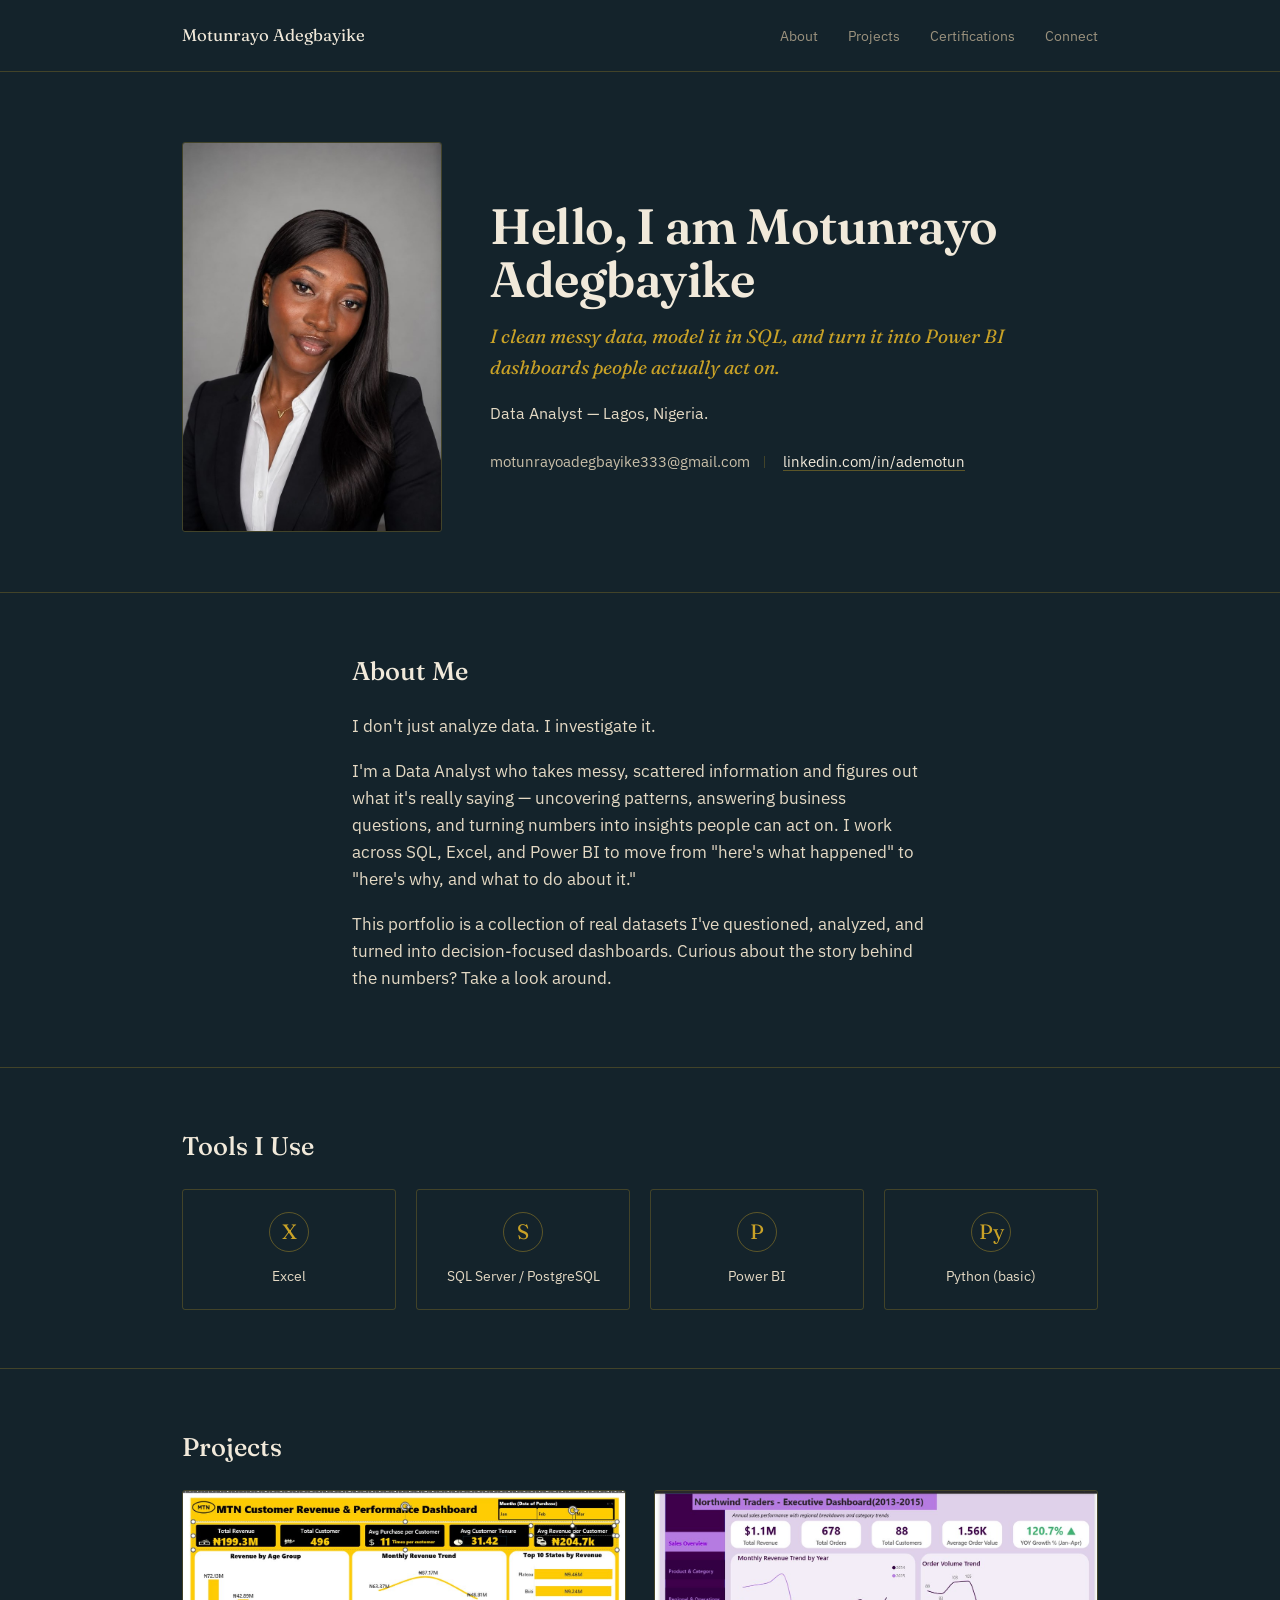
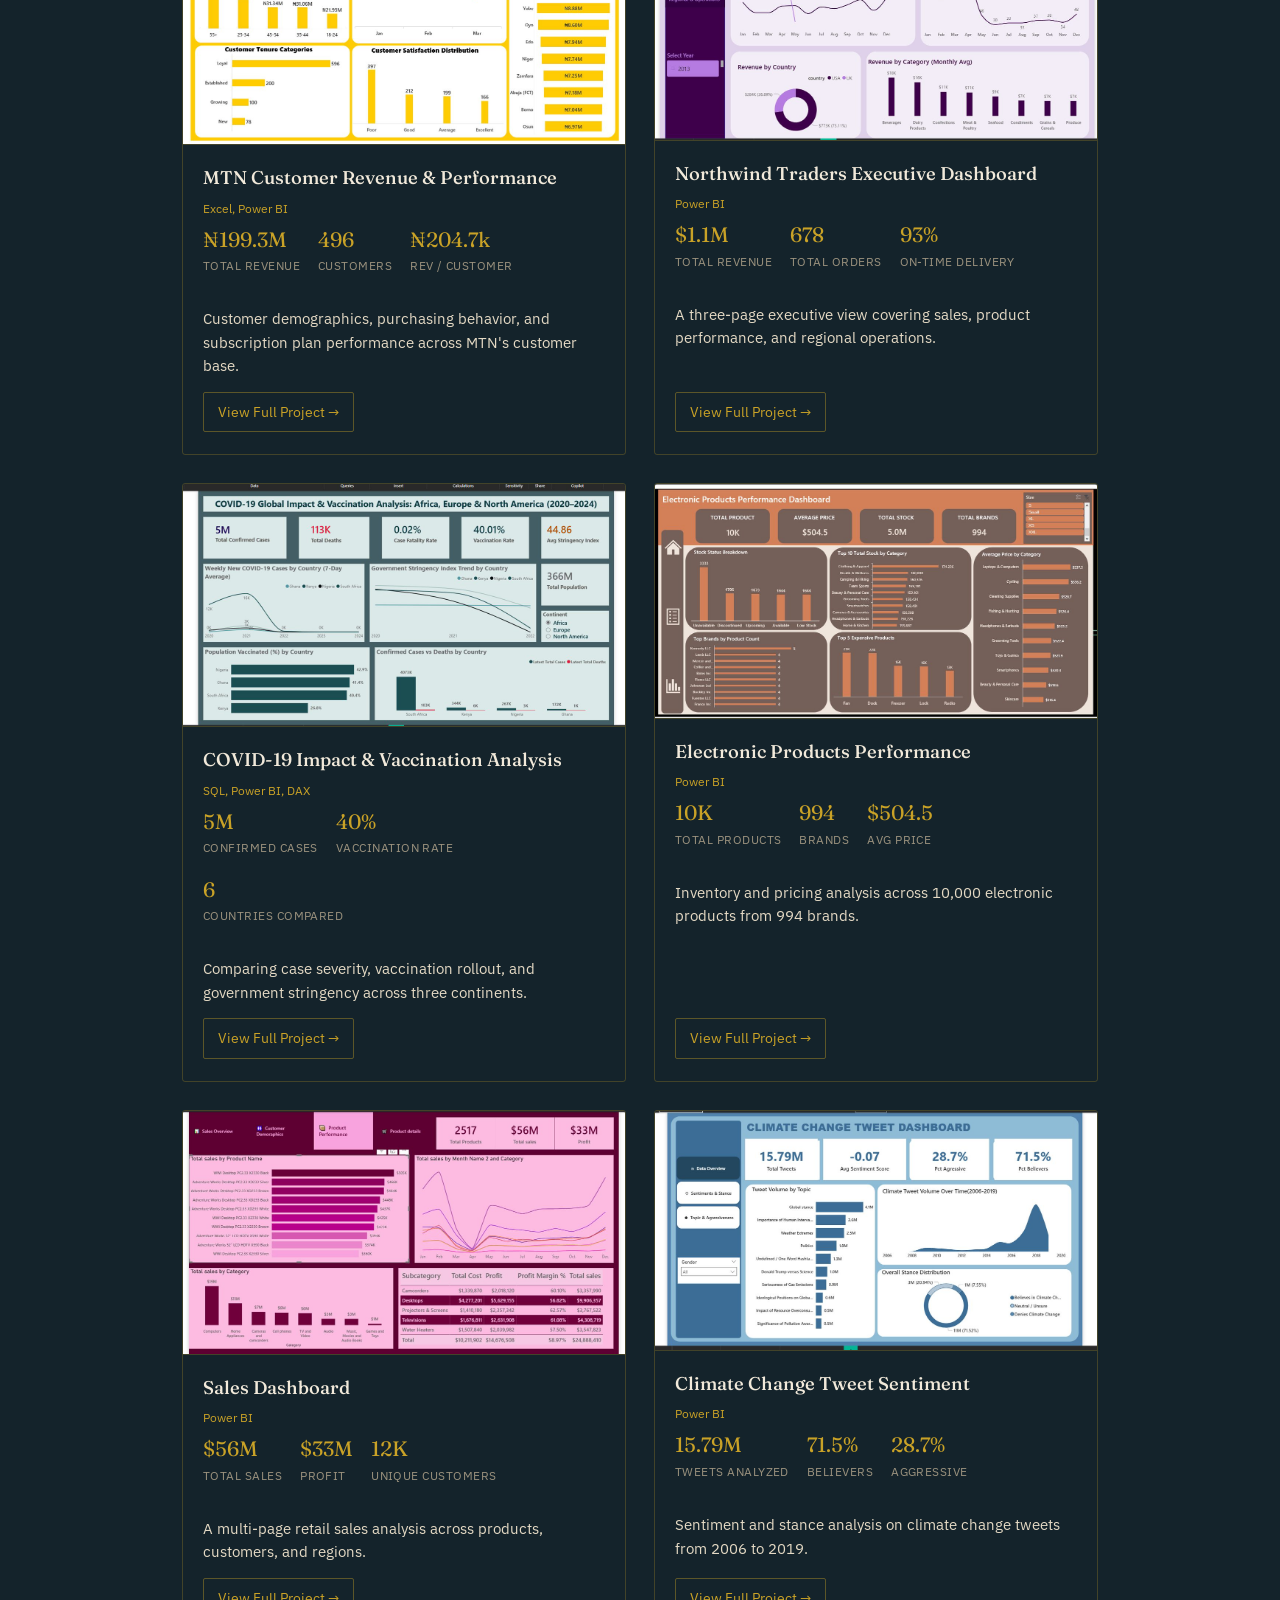
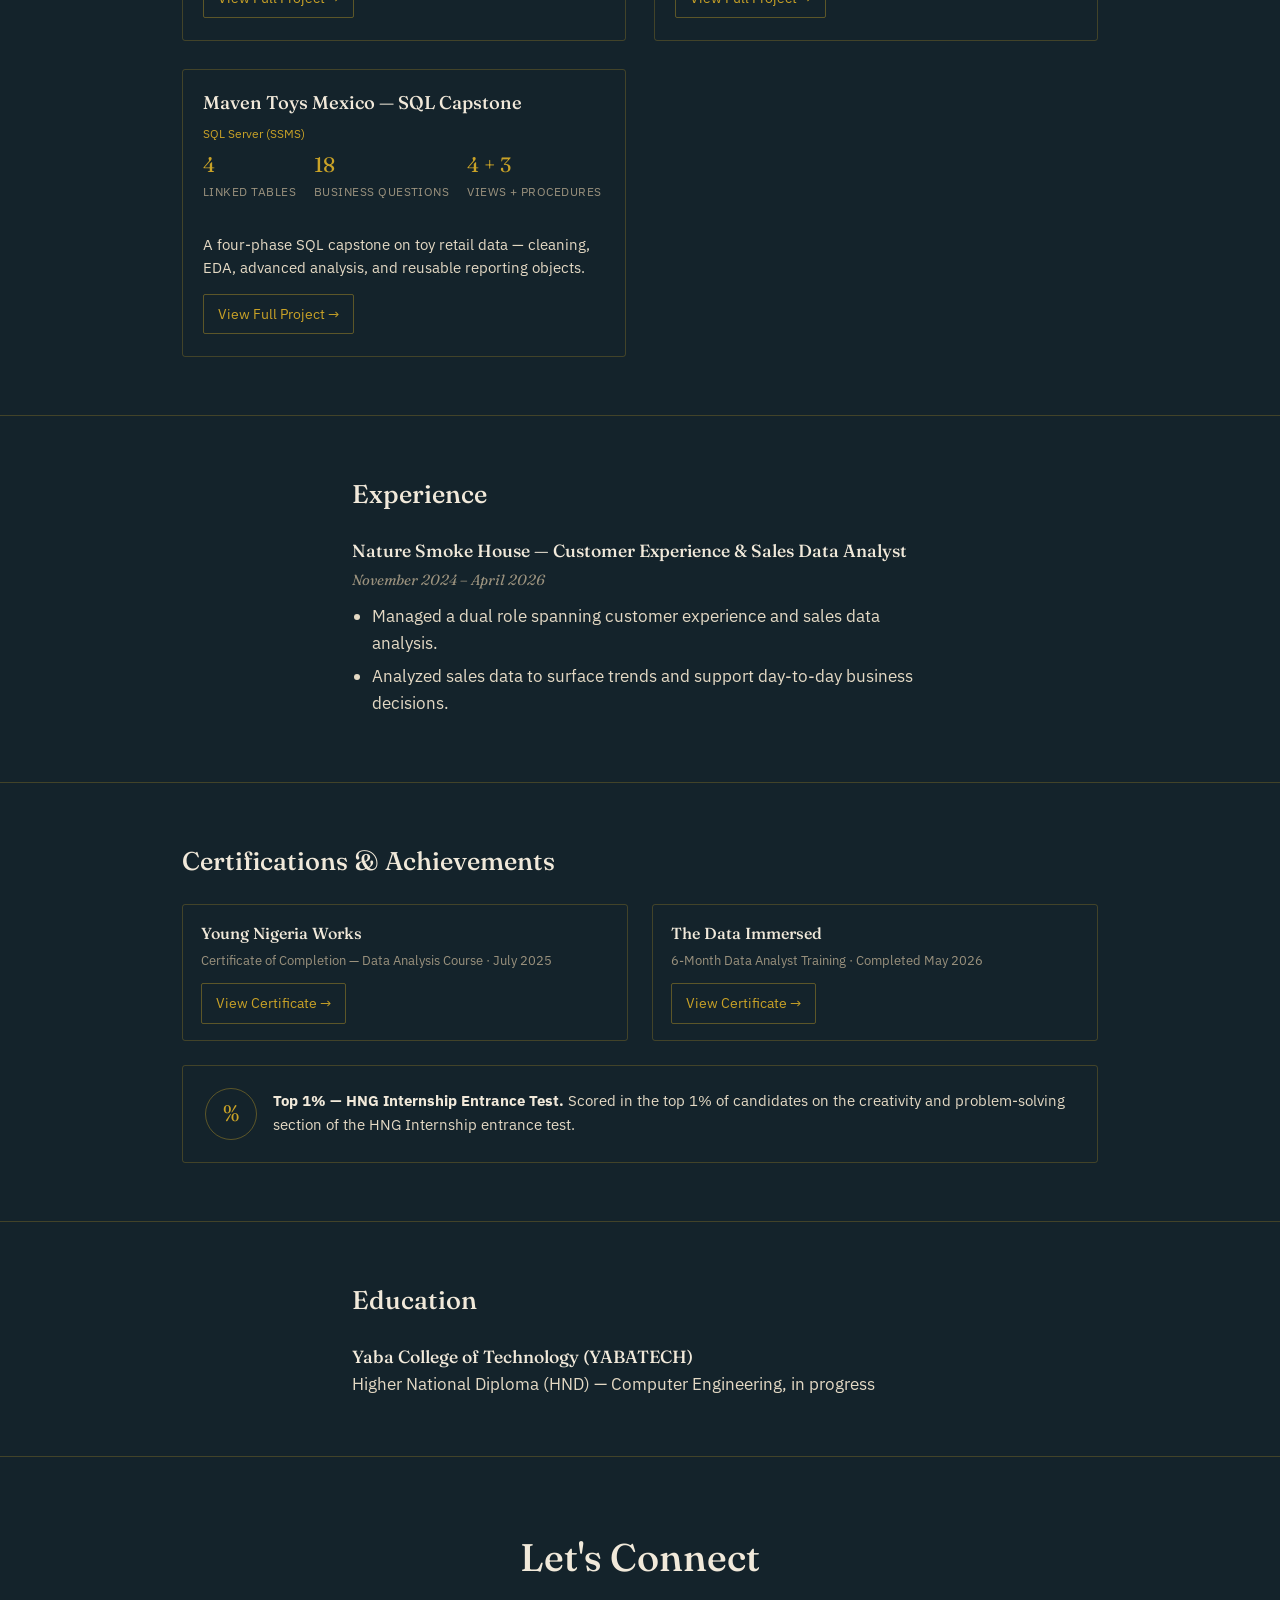
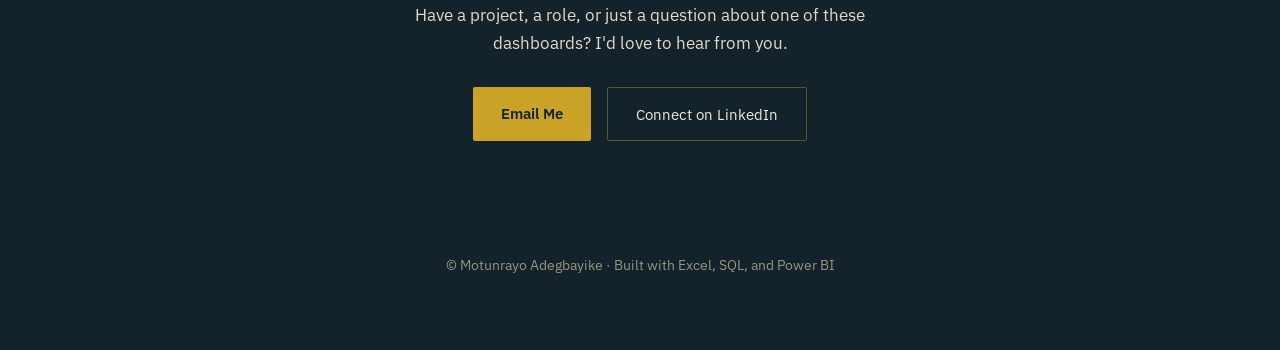
<file: index.html>
<!DOCTYPE html>
<html lang="en">
<head>
<meta charset="UTF-8">
<meta name="viewport" content="width=device-width, initial-scale=1.0">
<title>Motunrayo Adegbayike — Data Analyst Portfolio</title>
<link rel="preconnect" href="https://fonts.googleapis.com">
<link rel="preconnect" href="https://fonts.gstatic.com" crossorigin>
<link href="https://fonts.googleapis.com/css2?family=Fraunces:opsz,wght@9..144,400;9..144,500;9..144,600&family=IBM+Plex+Sans:wght@400;500;600&display=swap" rel="stylesheet">
<link rel="stylesheet" href="style.css">
</head>
<body>
<nav class="topnav">
  <div class="wrap">
    <a class="brand" href="index.html">Motunrayo Adegbayike</a>
    <div class="links">
      <a href="index.html#about">About</a>
      <a href="index.html#projects">Projects</a>
      <a href="index.html#certifications">Certifications</a>
      <a href="index.html#connect">Connect</a>
    </div>
  </div>
</nav>

<header class="hero">
  <div class="wrap hero-grid">
    <img class="portrait" src="assets/photo.jpg" alt="Photo of Motunrayo Adegbayike">
    <div>
      <h1 class="name">Hello, I am Motunrayo Adegbayike</h1>
      <p class="role">I clean messy data, model it in SQL, and turn it into Power BI dashboards people actually act on.</p>
      <p class="pitch">Data Analyst — Lagos, Nigeria.</p>
      <div class="contact-row">
        <span>motunrayoadegbayike333@gmail.com</span>
        <span><a href="https://linkedin.com/in/ademotun" target="_blank" rel="noopener">linkedin.com/in/ademotun</a></span>
      </div>
    </div>
  </div>
</header>

<section id="about">
  <div class="wrap prose">
    <h2 class="section-title">About Me</h2>
    <p>I don't just analyze data. I investigate it.</p>
    <p>I'm a Data Analyst who takes messy, scattered information and figures out what it's really saying — uncovering patterns, answering business questions, and turning numbers into insights people can act on. I work across SQL, Excel, and Power BI to move from "here's what happened" to "here's why, and what to do about it."</p>
    <p>This portfolio is a collection of real datasets I've questioned, analyzed, and turned into decision-focused dashboards. Curious about the story behind the numbers? Take a look around.</p>
  </div>
</section>

<section id="tools">
  <div class="wrap">
    <h2 class="section-title">Tools I Use</h2>
    <div class="tools-row">
      <div class="tool-card"><div class="tool-icon">X</div><div class="tool-name">Excel</div></div>
      <div class="tool-card"><div class="tool-icon">S</div><div class="tool-name">SQL Server / PostgreSQL</div></div>
      <div class="tool-card"><div class="tool-icon">P</div><div class="tool-name">Power BI</div></div>
      <div class="tool-card"><div class="tool-icon">Py</div><div class="tool-name">Python (basic)</div></div>
    </div>
  </div>
</section>

<section id="projects">
  <div class="wrap">
    <h2 class="section-title">Projects</h2>
    <div class="project-grid">
      <div class="project-card">
      <img src="assets/mtn_main.jpg" alt="MTN Customer Revenue & Performance dashboard preview">
      <div class="pc-body">
        <h3>MTN Customer Revenue & Performance</h3>
        <div class="pc-tools">Excel, Power BI</div>
        <div class="metric-row"><div class="metric"><span class="num">₦199.3M</span><span class="label">Total Revenue</span></div><div class="metric"><span class="num">496</span><span class="label">Customers</span></div><div class="metric"><span class="num">₦204.7k</span><span class="label">Rev / Customer</span></div></div>
        <p class="pc-desc">Customer demographics, purchasing behavior, and subscription plan performance across MTN's customer base.</p>
        <a class="view-link" href="project-mtn.html">View Full Project &rarr;</a>
      </div>
    </div><div class="project-card">
      <img src="assets/nw_sales.jpg" alt="Northwind Traders Executive Dashboard dashboard preview">
      <div class="pc-body">
        <h3>Northwind Traders Executive Dashboard</h3>
        <div class="pc-tools">Power BI</div>
        <div class="metric-row"><div class="metric"><span class="num">$1.1M</span><span class="label">Total Revenue</span></div><div class="metric"><span class="num">678</span><span class="label">Total Orders</span></div><div class="metric"><span class="num">93%</span><span class="label">On-Time Delivery</span></div></div>
        <p class="pc-desc">A three-page executive view covering sales, product performance, and regional operations.</p>
        <a class="view-link" href="project-northwind.html">View Full Project &rarr;</a>
      </div>
    </div><div class="project-card">
      <img src="assets/covid_exec.jpg" alt="COVID-19 Impact & Vaccination Analysis dashboard preview">
      <div class="pc-body">
        <h3>COVID-19 Impact & Vaccination Analysis</h3>
        <div class="pc-tools">SQL, Power BI, DAX</div>
        <div class="metric-row"><div class="metric"><span class="num">5M</span><span class="label">Confirmed Cases</span></div><div class="metric"><span class="num">40%</span><span class="label">Vaccination Rate</span></div><div class="metric"><span class="num">6</span><span class="label">Countries Compared</span></div></div>
        <p class="pc-desc">Comparing case severity, vaccination rollout, and government stringency across three continents.</p>
        <a class="view-link" href="project-covid.html">View Full Project &rarr;</a>
      </div>
    </div><div class="project-card">
      <img src="assets/electronics.jpg" alt="Electronic Products Performance dashboard preview">
      <div class="pc-body">
        <h3>Electronic Products Performance</h3>
        <div class="pc-tools">Power BI</div>
        <div class="metric-row"><div class="metric"><span class="num">10K</span><span class="label">Total Products</span></div><div class="metric"><span class="num">994</span><span class="label">Brands</span></div><div class="metric"><span class="num">$504.5</span><span class="label">Avg Price</span></div></div>
        <p class="pc-desc">Inventory and pricing analysis across 10,000 electronic products from 994 brands.</p>
        <a class="view-link" href="project-electronics.html">View Full Project &rarr;</a>
      </div>
    </div><div class="project-card">
      <img src="assets/sales_product.jpg" alt="Sales Dashboard dashboard preview">
      <div class="pc-body">
        <h3>Sales Dashboard</h3>
        <div class="pc-tools">Power BI</div>
        <div class="metric-row"><div class="metric"><span class="num">$56M</span><span class="label">Total Sales</span></div><div class="metric"><span class="num">$33M</span><span class="label">Profit</span></div><div class="metric"><span class="num">12K</span><span class="label">Unique Customers</span></div></div>
        <p class="pc-desc">A multi-page retail sales analysis across products, customers, and regions.</p>
        <a class="view-link" href="project-sales.html">View Full Project &rarr;</a>
      </div>
    </div><div class="project-card">
      <img src="assets/climate_overview.jpg" alt="Climate Change Tweet Sentiment dashboard preview">
      <div class="pc-body">
        <h3>Climate Change Tweet Sentiment</h3>
        <div class="pc-tools">Power BI</div>
        <div class="metric-row"><div class="metric"><span class="num">15.79M</span><span class="label">Tweets Analyzed</span></div><div class="metric"><span class="num">71.5%</span><span class="label">Believers</span></div><div class="metric"><span class="num">28.7%</span><span class="label">Aggressive</span></div></div>
        <p class="pc-desc">Sentiment and stance analysis on climate change tweets from 2006 to 2019.</p>
        <a class="view-link" href="project-climate.html">View Full Project &rarr;</a>
      </div>
    </div>
      <div class="project-card">
      <div class="pc-body">
        <h3>Maven Toys Mexico — SQL Capstone</h3>
        <div class="pc-tools">SQL Server (SSMS)</div>
        <div class="metric-row"><div class="metric"><span class="num">4</span><span class="label">Linked Tables</span></div><div class="metric"><span class="num">18</span><span class="label">Business Questions</span></div><div class="metric"><span class="num">4 + 3</span><span class="label">Views + Procedures</span></div></div>
        <p class="pc-desc">A four-phase SQL capstone on toy retail data — cleaning, EDA, advanced analysis, and reusable reporting objects.</p>
        <a class="view-link" href="project-mavenToys.html">View Full Project &rarr;</a>
      </div>
    </div>
    </div>
  </div>
</section>

<section id="experience">
  <div class="wrap prose">
    <h2 class="section-title">Experience</h2>
    <div class="role-block">
      <h3>Nature Smoke House — Customer Experience &amp; Sales Data Analyst</h3>
      <p class="when">November 2024 – April 2026</p>
      <ul>
        <li>Managed a dual role spanning customer experience and sales data analysis.</li>
        <li>Analyzed sales data to surface trends and support day-to-day business decisions.</li>
      </ul>
    </div>
  </div>
</section>

<section id="certifications">
  <div class="wrap">
    <h2 class="section-title">Certifications &amp; Achievements</h2>
    <div class="cert-grid">
      <div class="cert-card cert-text">
        <div class="cc-body">
          <h3>Young Nigeria Works</h3>
          <div class="cc-meta">Certificate of Completion — Data Analysis Course &middot; July 2025</div>
          <a class="view-link" style="margin-top:12px;" href="https://drive.google.com/file/d/1bDBb5M3zPp3CTwthAf2-9iHxHTBRiUjP/view?usp=sharing" target="_blank" rel="noopener">View Certificate &rarr;</a>
        </div>
      </div>
      <div class="cert-card cert-text">
        <div class="cc-body">
          <h3>The Data Immersed</h3>
          <div class="cc-meta">6-Month Data Analyst Training &middot; Completed May 2026</div>
          <a class="view-link" style="margin-top:12px;" href="https://drive.google.com/file/d/1V08oh5x6VtqdRmyDBJjwZe2ZsOQSeAKr/view?usp=sharing" target="_blank" rel="noopener">View Certificate &rarr;</a>
        </div>
      </div>
    </div>
    <div class="achievement" style="margin-top:24px;">
      <div class="badge">%</div>
      <p><strong>Top 1% — HNG Internship Entrance Test.</strong> Scored in the top 1% of candidates on the creativity and problem-solving section of the HNG Internship entrance test.</p>
    </div>
  </div>
</section>

<section id="education">
  <div class="wrap prose">
    <h2 class="section-title">Education</h2>
    <div class="role-block">
      <h3>Yaba College of Technology (YABATECH)</h3>
      <p>Higher National Diploma (HND) — Computer Engineering, in progress</p>
    </div>
  </div>
</section>

<section id="connect" class="connect-section">
  <div class="wrap">
    <h2>Let's Connect</h2>
    <p>Have a project, a role, or just a question about one of these dashboards? I'd love to hear from you.</p>
    <div class="connect-buttons">
      <a class="connect-btn primary" href="mailto:motunrayoadegbayike333@gmail.com">Email Me</a>
      <a class="connect-btn secondary" href="https://linkedin.com/in/ademotun" target="_blank" rel="noopener">Connect on LinkedIn</a>
    </div>
  </div>
</section>

<footer>
  <div class="wrap">
    <p>&copy; Motunrayo Adegbayike &middot; Built with Excel, SQL, and Power BI</p>
  </div>
</footer>
</body>
</html>
</file>
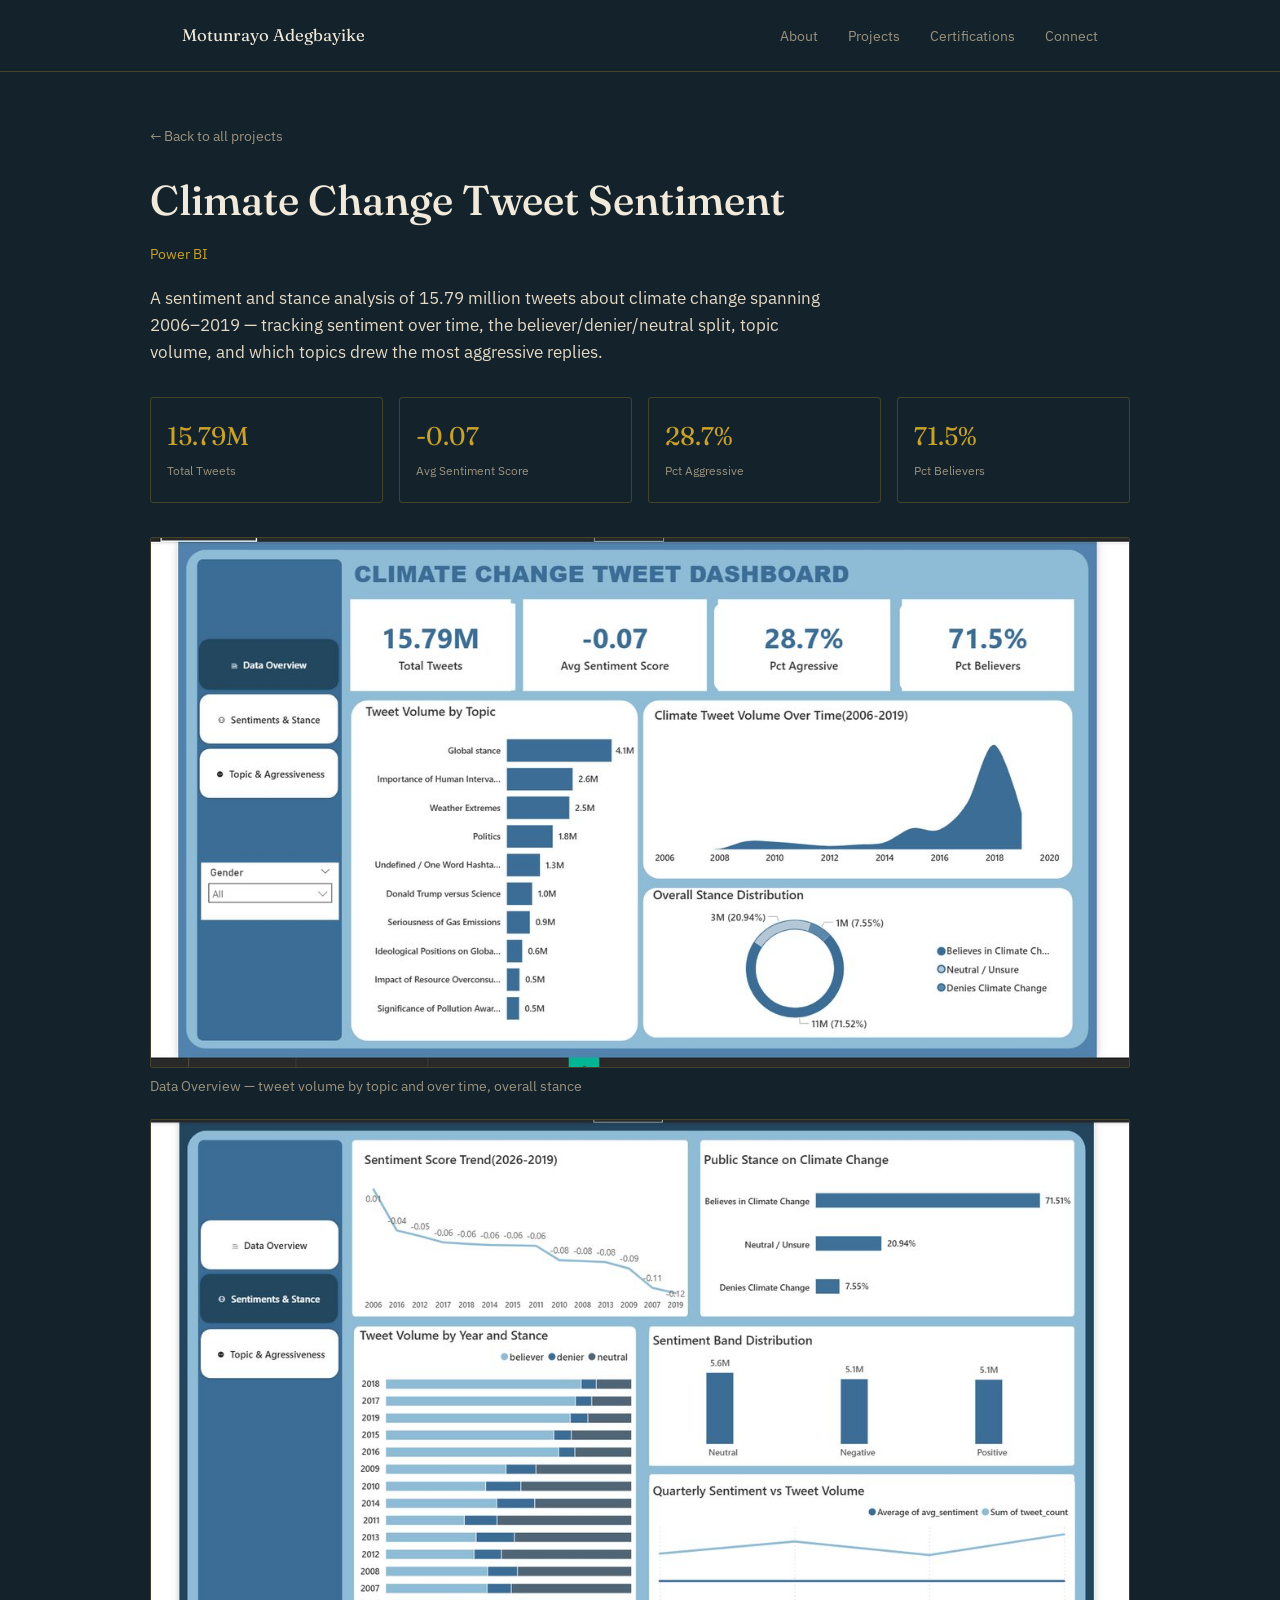
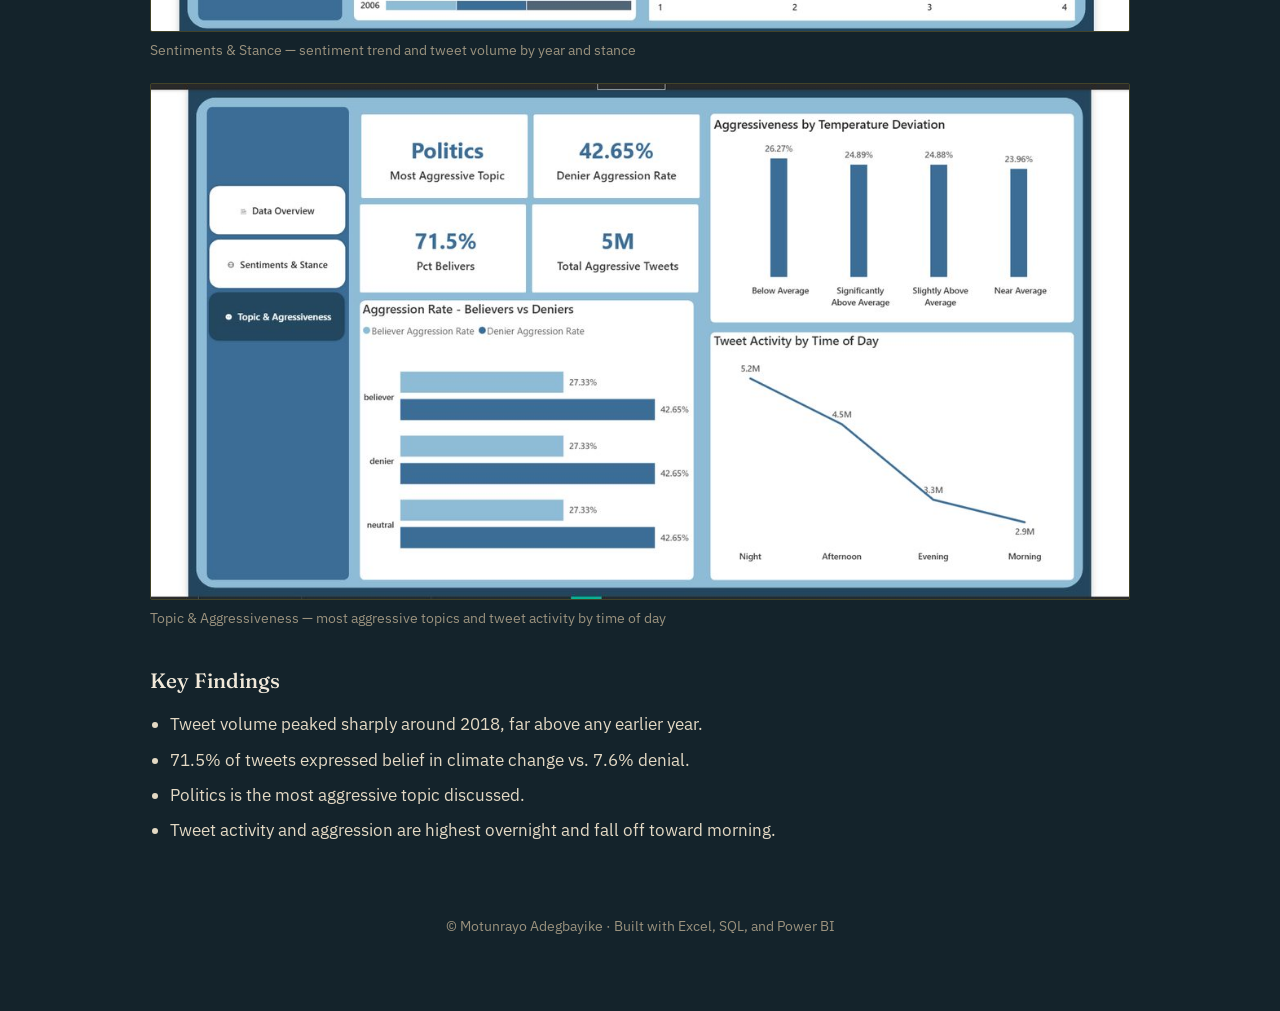
<file: project-climate.html>
<!DOCTYPE html>
<html lang="en">
<head>
<meta charset="UTF-8">
<meta name="viewport" content="width=device-width, initial-scale=1.0">
<title>Climate Change Tweet Sentiment — Motunrayo Adegbayike</title>
<link rel="preconnect" href="https://fonts.googleapis.com">
<link rel="preconnect" href="https://fonts.gstatic.com" crossorigin>
<link href="https://fonts.googleapis.com/css2?family=Fraunces:opsz,wght@9..144,400;9..144,500;9..144,600&family=IBM+Plex+Sans:wght@400;500;600&display=swap" rel="stylesheet">
<link rel="stylesheet" href="style.css">
</head>
<body>
<nav class="topnav">
  <div class="wrap">
    <a class="brand" href="index.html">Motunrayo Adegbayike</a>
    <div class="links">
      <a href="index.html#about">About</a>
      <a href="index.html#projects">Projects</a>
      <a href="index.html#certifications">Certifications</a>
      <a href="index.html#connect">Connect</a>
    </div>
  </div>
</nav>

<div class="wrap detail-hero">
  <a class="back" href="index.html#projects">&larr; Back to all projects</a>
  <h1>Climate Change Tweet Sentiment</h1>
  <div class="tools-line">Power BI</div>
  <p class="summary">A sentiment and stance analysis of 15.79 million tweets about climate change spanning 2006–2019 — tracking sentiment over time, the believer/denier/neutral split, topic volume, and which topics drew the most aggressive replies.</p>

  <div class="metric-strip"><div class="m"><span class="num">15.79M</span><span class="label">Total Tweets</span></div><div class="m"><span class="num">-0.07</span><span class="label">Avg Sentiment Score</span></div><div class="m"><span class="num">28.7%</span><span class="label">Pct Aggressive</span></div><div class="m"><span class="num">71.5%</span><span class="label">Pct Believers</span></div></div>

  <div class="detail-shots"><figure><img src="assets/climate_overview.jpg" alt="Climate Change Tweet Sentiment - Data Overview — tweet volume by topic and over time, overall stance"><figcaption>Data Overview — tweet volume by topic and over time, overall stance</figcaption></figure><figure><img src="assets/climate_sentiment.jpg" alt="Climate Change Tweet Sentiment - Sentiments & Stance — sentiment trend and tweet volume by year and stance"><figcaption>Sentiments & Stance — sentiment trend and tweet volume by year and stance</figcaption></figure><figure><img src="assets/climate_topic.jpg" alt="Climate Change Tweet Sentiment - Topic & Aggressiveness — most aggressive topics and tweet activity by time of day"><figcaption>Topic & Aggressiveness — most aggressive topics and tweet activity by time of day</figcaption></figure></div>

  <div class="detail-findings">
    <h2>Key Findings</h2>
    <ul><li>Tweet volume peaked sharply around 2018, far above any earlier year.</li><li>71.5% of tweets expressed belief in climate change vs. 7.6% denial.</li><li>Politics is the most aggressive topic discussed.</li><li>Tweet activity and aggression are highest overnight and fall off toward morning.</li></ul>
  </div>
</div>

<footer>
  <div class="wrap">
    <p>&copy; Motunrayo Adegbayike &middot; Built with Excel, SQL, and Power BI</p>
  </div>
</footer>
</body>
</html>
</file>
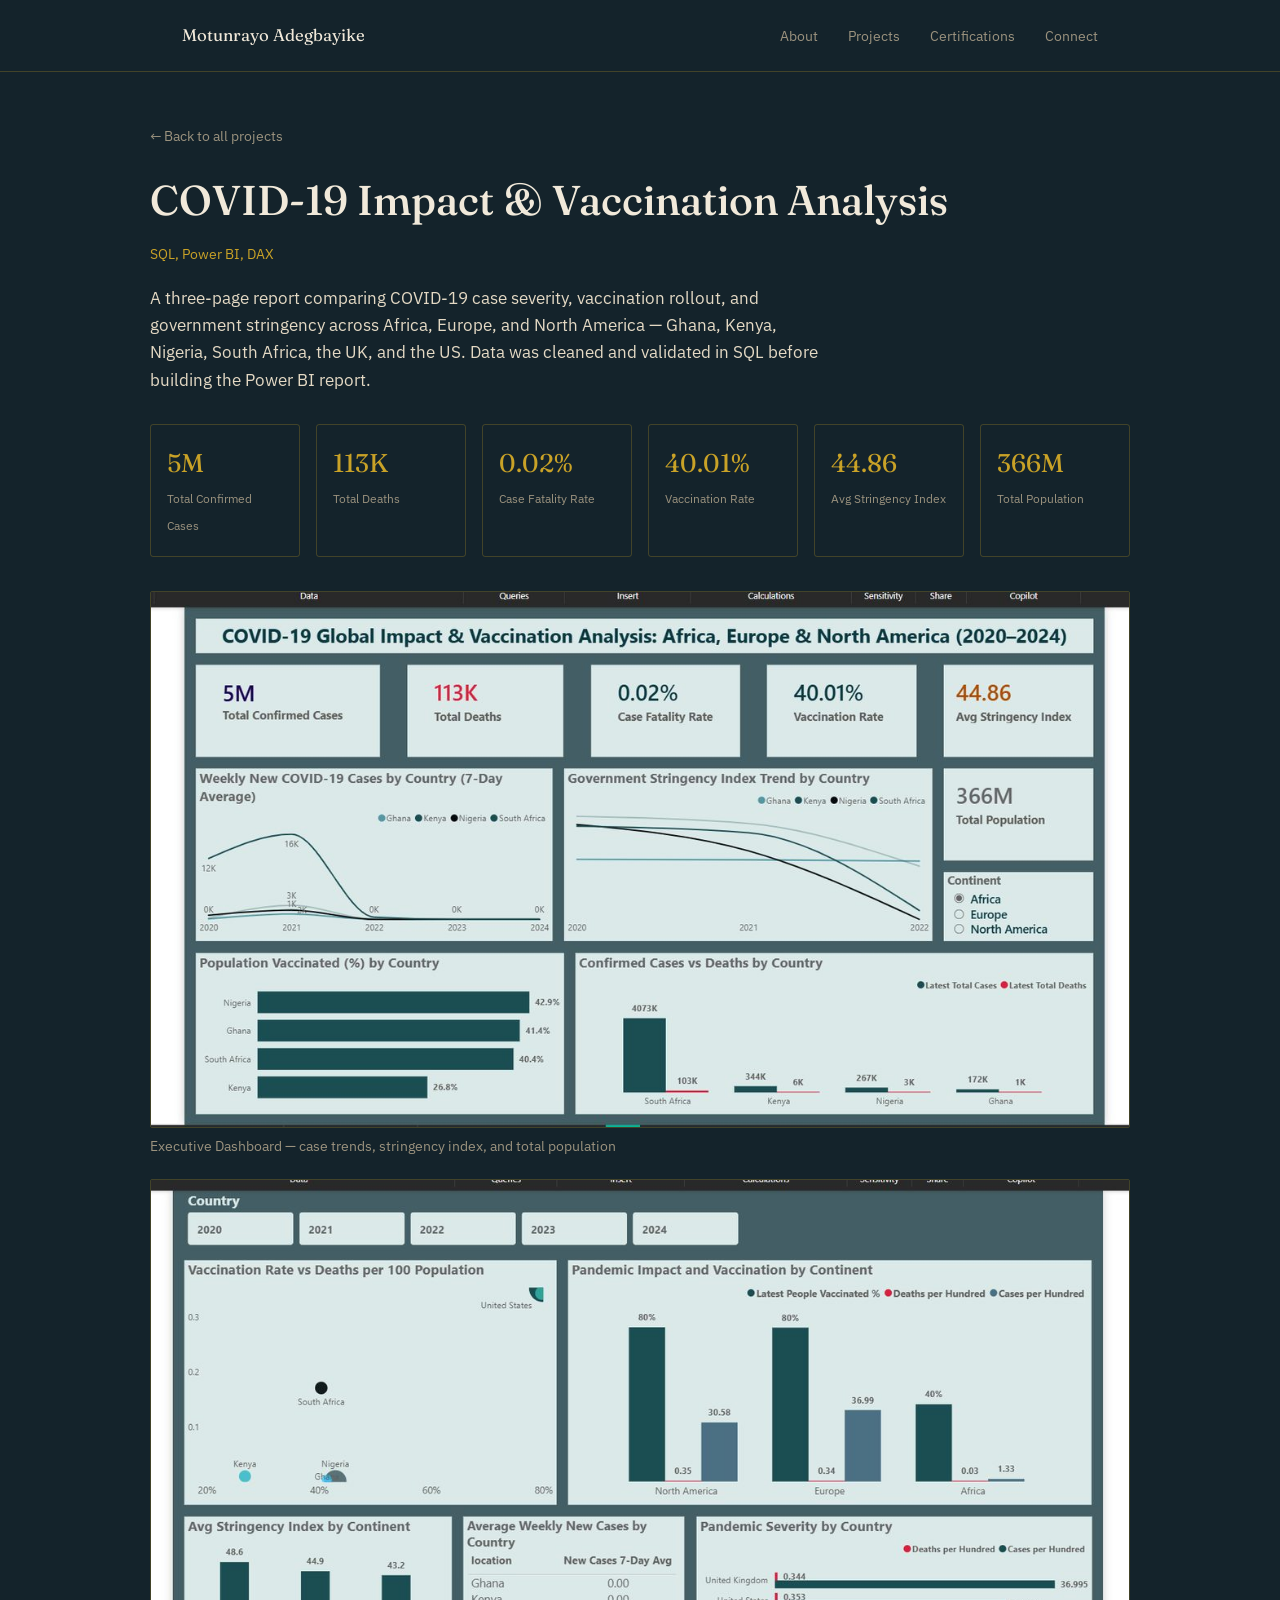
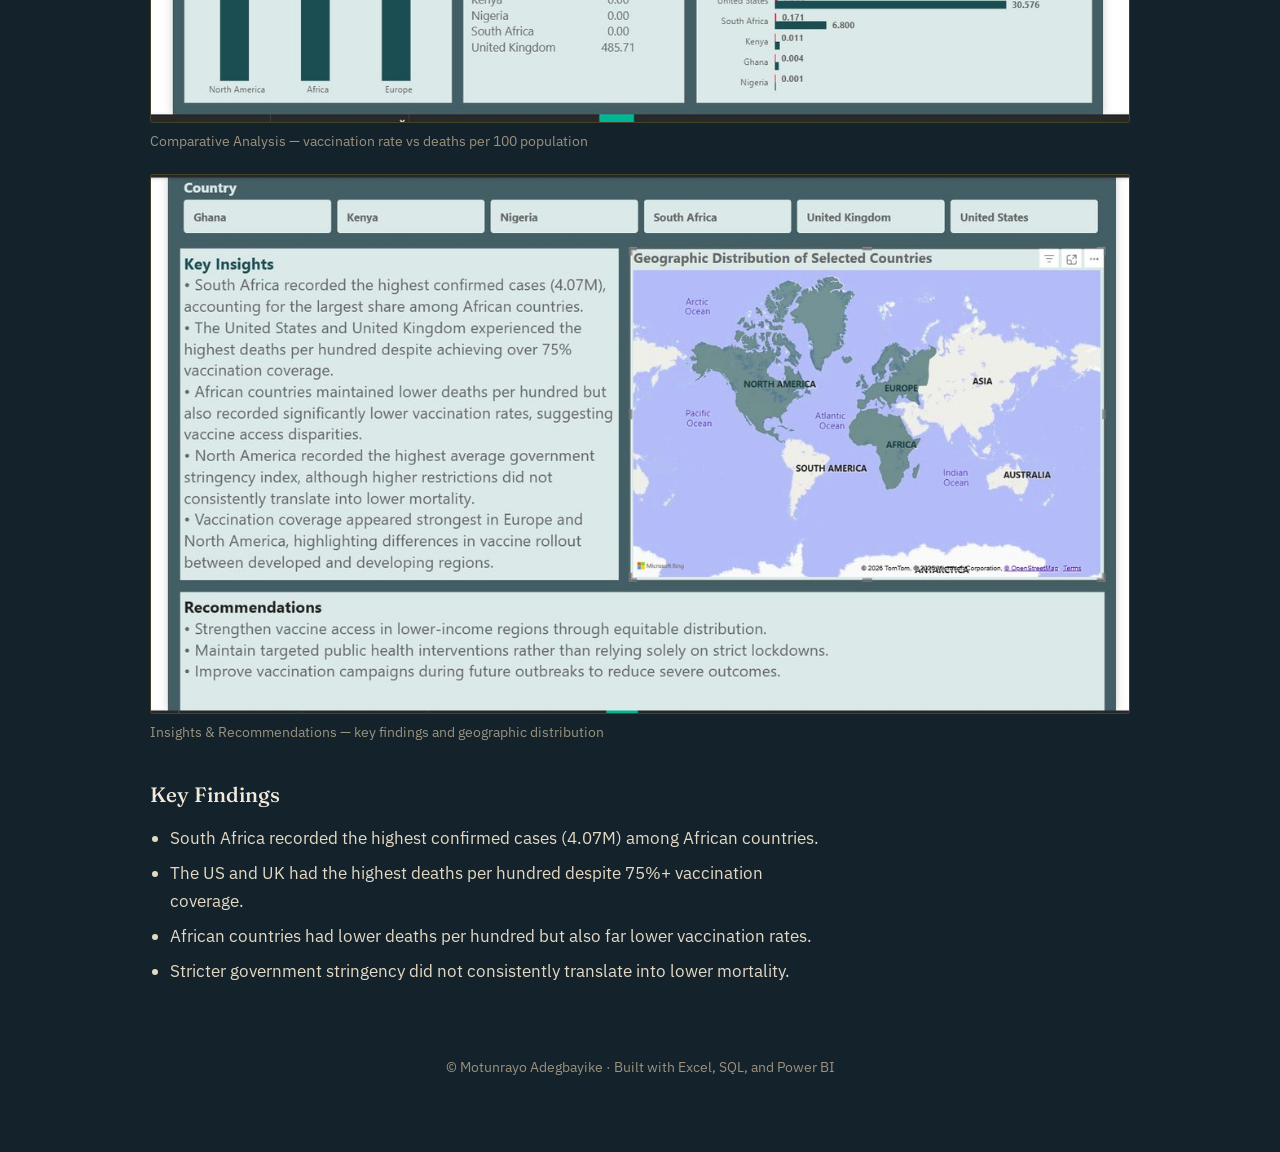
<file: project-covid.html>
<!DOCTYPE html>
<html lang="en">
<head>
<meta charset="UTF-8">
<meta name="viewport" content="width=device-width, initial-scale=1.0">
<title>COVID-19 Impact & Vaccination Analysis — Motunrayo Adegbayike</title>
<link rel="preconnect" href="https://fonts.googleapis.com">
<link rel="preconnect" href="https://fonts.gstatic.com" crossorigin>
<link href="https://fonts.googleapis.com/css2?family=Fraunces:opsz,wght@9..144,400;9..144,500;9..144,600&family=IBM+Plex+Sans:wght@400;500;600&display=swap" rel="stylesheet">
<link rel="stylesheet" href="style.css">
</head>
<body>
<nav class="topnav">
  <div class="wrap">
    <a class="brand" href="index.html">Motunrayo Adegbayike</a>
    <div class="links">
      <a href="index.html#about">About</a>
      <a href="index.html#projects">Projects</a>
      <a href="index.html#certifications">Certifications</a>
      <a href="index.html#connect">Connect</a>
    </div>
  </div>
</nav>

<div class="wrap detail-hero">
  <a class="back" href="index.html#projects">&larr; Back to all projects</a>
  <h1>COVID-19 Impact & Vaccination Analysis</h1>
  <div class="tools-line">SQL, Power BI, DAX</div>
  <p class="summary">A three-page report comparing COVID-19 case severity, vaccination rollout, and government stringency across Africa, Europe, and North America — Ghana, Kenya, Nigeria, South Africa, the UK, and the US. Data was cleaned and validated in SQL before building the Power BI report.</p>

  <div class="metric-strip"><div class="m"><span class="num">5M</span><span class="label">Total Confirmed Cases</span></div><div class="m"><span class="num">113K</span><span class="label">Total Deaths</span></div><div class="m"><span class="num">0.02%</span><span class="label">Case Fatality Rate</span></div><div class="m"><span class="num">40.01%</span><span class="label">Vaccination Rate</span></div><div class="m"><span class="num">44.86</span><span class="label">Avg Stringency Index</span></div><div class="m"><span class="num">366M</span><span class="label">Total Population</span></div></div>

  <div class="detail-shots"><figure><img src="assets/covid_exec.jpg" alt="COVID-19 Impact & Vaccination Analysis - Executive Dashboard — case trends, stringency index, and total population"><figcaption>Executive Dashboard — case trends, stringency index, and total population</figcaption></figure><figure><img src="assets/covid_comp.jpg" alt="COVID-19 Impact & Vaccination Analysis - Comparative Analysis — vaccination rate vs deaths per 100 population"><figcaption>Comparative Analysis — vaccination rate vs deaths per 100 population</figcaption></figure><figure><img src="assets/covid_insights.jpg" alt="COVID-19 Impact & Vaccination Analysis - Insights & Recommendations — key findings and geographic distribution"><figcaption>Insights & Recommendations — key findings and geographic distribution</figcaption></figure></div>

  <div class="detail-findings">
    <h2>Key Findings</h2>
    <ul><li>South Africa recorded the highest confirmed cases (4.07M) among African countries.</li><li>The US and UK had the highest deaths per hundred despite 75%+ vaccination coverage.</li><li>African countries had lower deaths per hundred but also far lower vaccination rates.</li><li>Stricter government stringency did not consistently translate into lower mortality.</li></ul>
  </div>
</div>

<footer>
  <div class="wrap">
    <p>&copy; Motunrayo Adegbayike &middot; Built with Excel, SQL, and Power BI</p>
  </div>
</footer>
</body>
</html>
</file>
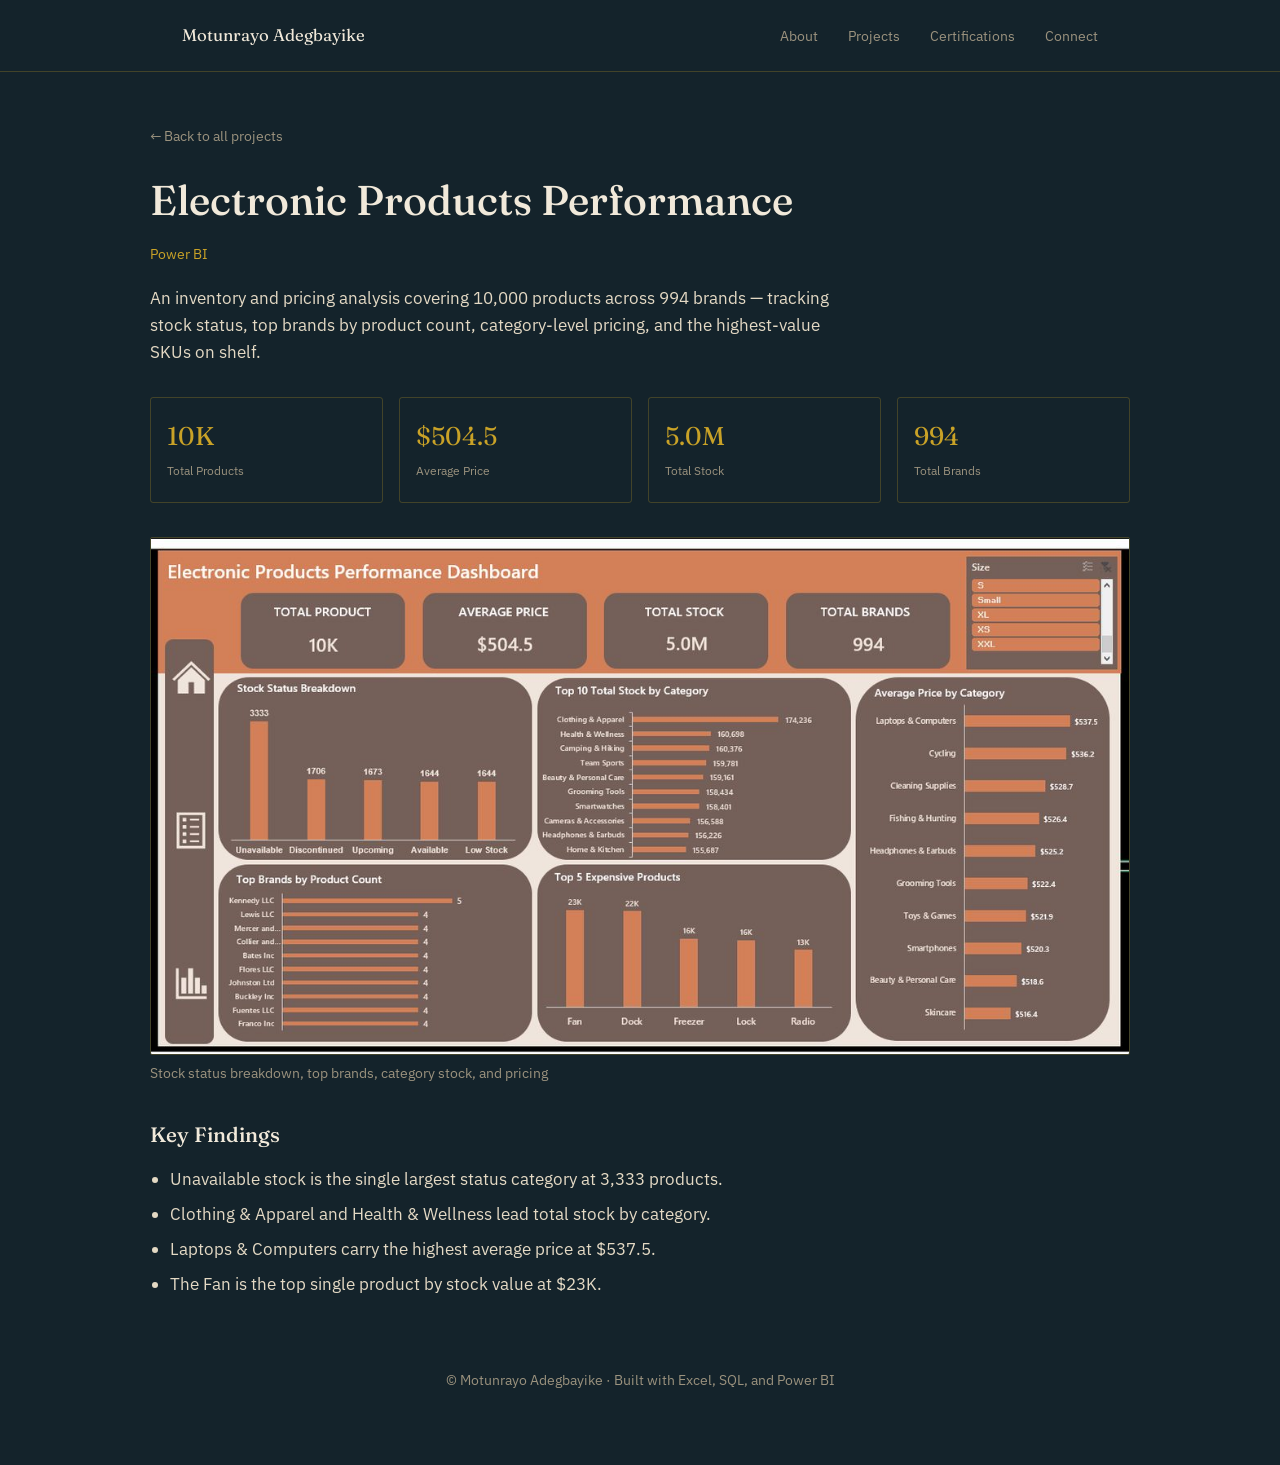
<file: project-electronics.html>
<!DOCTYPE html>
<html lang="en">
<head>
<meta charset="UTF-8">
<meta name="viewport" content="width=device-width, initial-scale=1.0">
<title>Electronic Products Performance — Motunrayo Adegbayike</title>
<link rel="preconnect" href="https://fonts.googleapis.com">
<link rel="preconnect" href="https://fonts.gstatic.com" crossorigin>
<link href="https://fonts.googleapis.com/css2?family=Fraunces:opsz,wght@9..144,400;9..144,500;9..144,600&family=IBM+Plex+Sans:wght@400;500;600&display=swap" rel="stylesheet">
<link rel="stylesheet" href="style.css">
</head>
<body>
<nav class="topnav">
  <div class="wrap">
    <a class="brand" href="index.html">Motunrayo Adegbayike</a>
    <div class="links">
      <a href="index.html#about">About</a>
      <a href="index.html#projects">Projects</a>
      <a href="index.html#certifications">Certifications</a>
      <a href="index.html#connect">Connect</a>
    </div>
  </div>
</nav>

<div class="wrap detail-hero">
  <a class="back" href="index.html#projects">&larr; Back to all projects</a>
  <h1>Electronic Products Performance</h1>
  <div class="tools-line">Power BI</div>
  <p class="summary">An inventory and pricing analysis covering 10,000 products across 994 brands — tracking stock status, top brands by product count, category-level pricing, and the highest-value SKUs on shelf.</p>

  <div class="metric-strip"><div class="m"><span class="num">10K</span><span class="label">Total Products</span></div><div class="m"><span class="num">$504.5</span><span class="label">Average Price</span></div><div class="m"><span class="num">5.0M</span><span class="label">Total Stock</span></div><div class="m"><span class="num">994</span><span class="label">Total Brands</span></div></div>

  <div class="detail-shots"><figure><img src="assets/electronics.jpg" alt="Electronic Products Performance - Stock status breakdown, top brands, category stock, and pricing"><figcaption>Stock status breakdown, top brands, category stock, and pricing</figcaption></figure></div>

  <div class="detail-findings">
    <h2>Key Findings</h2>
    <ul><li>Unavailable stock is the single largest status category at 3,333 products.</li><li>Clothing & Apparel and Health & Wellness lead total stock by category.</li><li>Laptops & Computers carry the highest average price at $537.5.</li><li>The Fan is the top single product by stock value at $23K.</li></ul>
  </div>
</div>

<footer>
  <div class="wrap">
    <p>&copy; Motunrayo Adegbayike &middot; Built with Excel, SQL, and Power BI</p>
  </div>
</footer>
</body>
</html>
</file>
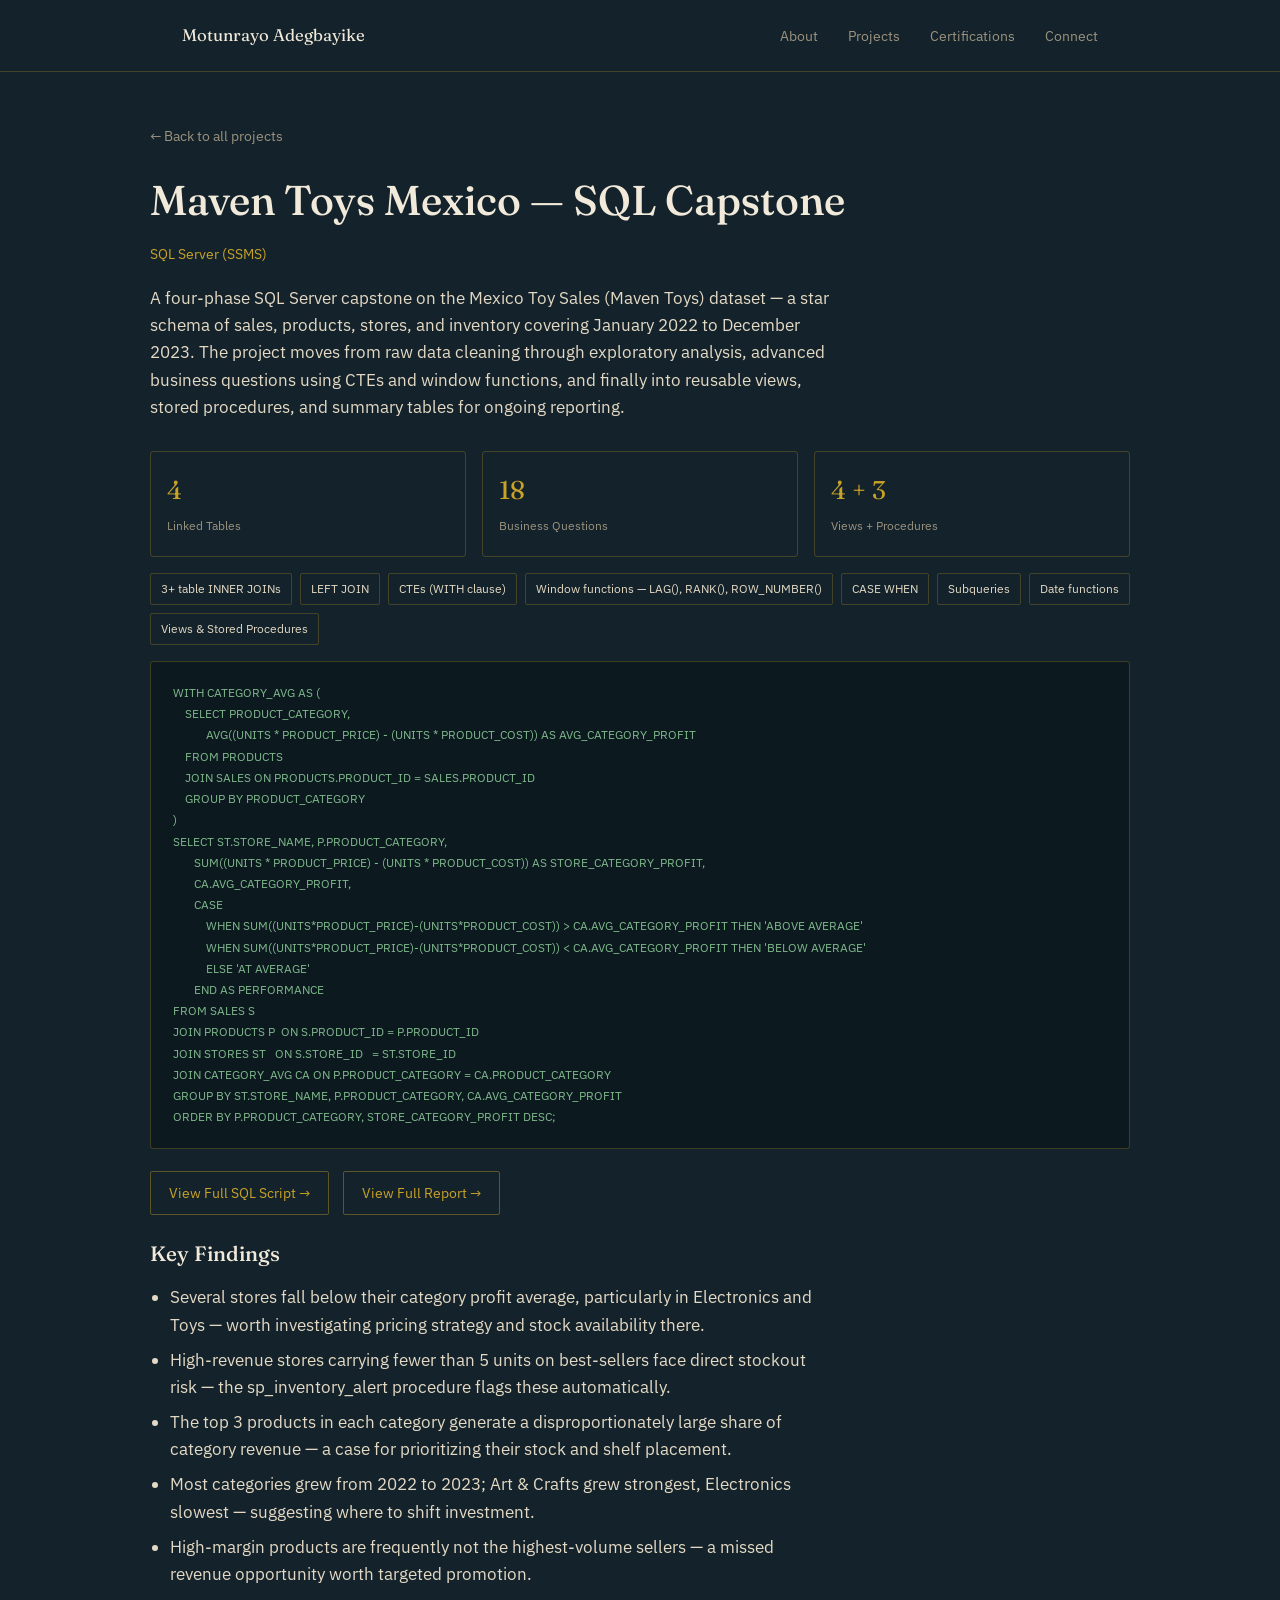
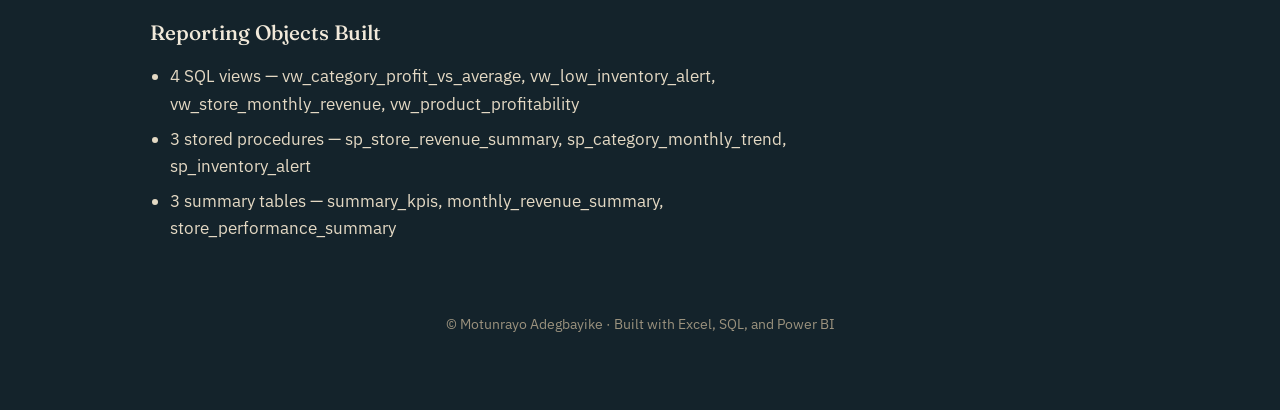
<file: project-mavenToys.html>
<!DOCTYPE html>
<html lang="en">
<head>
<meta charset="UTF-8">
<meta name="viewport" content="width=device-width, initial-scale=1.0">
<title>Maven Toys Mexico — SQL Capstone — Motunrayo Adegbayike</title>
<link rel="preconnect" href="https://fonts.googleapis.com">
<link rel="preconnect" href="https://fonts.gstatic.com" crossorigin>
<link href="https://fonts.googleapis.com/css2?family=Fraunces:opsz,wght@9..144,400;9..144,500;9..144,600&family=IBM+Plex+Sans:wght@400;500;600&display=swap" rel="stylesheet">
<link rel="stylesheet" href="style.css">
</head>
<body>
<nav class="topnav">
  <div class="wrap">
    <a class="brand" href="index.html">Motunrayo Adegbayike</a>
    <div class="links">
      <a href="index.html#about">About</a>
      <a href="index.html#projects">Projects</a>
      <a href="index.html#certifications">Certifications</a>
      <a href="index.html#connect">Connect</a>
    </div>
  </div>
</nav>

<div class="wrap detail-hero">
  <a class="back" href="index.html#projects">&larr; Back to all projects</a>
  <h1>Maven Toys Mexico — SQL Capstone</h1>
  <div class="tools-line">SQL Server (SSMS)</div>
  <p class="summary">A four-phase SQL Server capstone on the Mexico Toy Sales (Maven Toys) dataset — a star schema of sales, products, stores, and inventory covering January 2022 to December 2023. The project moves from raw data cleaning through exploratory analysis, advanced business questions using CTEs and window functions, and finally into reusable views, stored procedures, and summary tables for ongoing reporting.</p>

  <div class="metric-strip"><div class="m"><span class="num">4</span><span class="label">Linked Tables</span></div><div class="m"><span class="num">18</span><span class="label">Business Questions</span></div><div class="m"><span class="num">4 + 3</span><span class="label">Views + Procedures</span></div></div>

  <div class="tech-tags"><span class="tech-tag">3+ table INNER JOINs</span><span class="tech-tag">LEFT JOIN</span><span class="tech-tag">CTEs (WITH clause)</span><span class="tech-tag">Window functions — LAG(), RANK(), ROW_NUMBER()</span><span class="tech-tag">CASE WHEN</span><span class="tech-tag">Subqueries</span><span class="tech-tag">Date functions</span><span class="tech-tag">Views & Stored Procedures</span></div>

  <div class="code-panel">WITH CATEGORY_AVG AS (
    SELECT PRODUCT_CATEGORY,
           AVG((UNITS * PRODUCT_PRICE) - (UNITS * PRODUCT_COST)) AS AVG_CATEGORY_PROFIT
    FROM PRODUCTS
    JOIN SALES ON PRODUCTS.PRODUCT_ID = SALES.PRODUCT_ID
    GROUP BY PRODUCT_CATEGORY
)
SELECT ST.STORE_NAME, P.PRODUCT_CATEGORY,
       SUM((UNITS * PRODUCT_PRICE) - (UNITS * PRODUCT_COST)) AS STORE_CATEGORY_PROFIT,
       CA.AVG_CATEGORY_PROFIT,
       CASE
           WHEN SUM((UNITS*PRODUCT_PRICE)-(UNITS*PRODUCT_COST)) > CA.AVG_CATEGORY_PROFIT THEN 'ABOVE AVERAGE'
           WHEN SUM((UNITS*PRODUCT_PRICE)-(UNITS*PRODUCT_COST)) < CA.AVG_CATEGORY_PROFIT THEN 'BELOW AVERAGE'
           ELSE 'AT AVERAGE'
       END AS PERFORMANCE
FROM SALES S
JOIN PRODUCTS P  ON S.PRODUCT_ID = P.PRODUCT_ID
JOIN STORES ST   ON S.STORE_ID   = ST.STORE_ID
JOIN CATEGORY_AVG CA ON P.PRODUCT_CATEGORY = CA.PRODUCT_CATEGORY
GROUP BY ST.STORE_NAME, P.PRODUCT_CATEGORY, CA.AVG_CATEGORY_PROFIT
ORDER BY P.PRODUCT_CATEGORY, STORE_CATEGORY_PROFIT DESC;</div>

  <div class="download-row">
    <a class="download-btn" href="https://drive.google.com/file/d/16cCpRFUhDOOaL_xDXJe4nDl-1ZQ50iYl/view?usp=sharing" target="_blank" rel="noopener">View Full SQL Script &rarr;</a>
    <a class="download-btn" href="https://docs.google.com/document/d/1W-Df5p25wBpnWFbLka-MY8uiR_fMSlnd/edit?usp=sharing" target="_blank" rel="noopener">View Full Report &rarr;</a>
  </div>

  <div class="detail-findings">
    <h2>Key Findings</h2>
    <ul><li>Several stores fall below their category profit average, particularly in Electronics and Toys — worth investigating pricing strategy and stock availability there.</li><li>High-revenue stores carrying fewer than 5 units on best-sellers face direct stockout risk — the sp_inventory_alert procedure flags these automatically.</li><li>The top 3 products in each category generate a disproportionately large share of category revenue — a case for prioritizing their stock and shelf placement.</li><li>Most categories grew from 2022 to 2023; Art & Crafts grew strongest, Electronics slowest — suggesting where to shift investment.</li><li>High-margin products are frequently not the highest-volume sellers — a missed revenue opportunity worth targeted promotion.</li></ul>
    <h2 style="margin-top:28px;">Reporting Objects Built</h2>
    <ul><li>4 SQL views — vw_category_profit_vs_average, vw_low_inventory_alert, vw_store_monthly_revenue, vw_product_profitability</li><li>3 stored procedures — sp_store_revenue_summary, sp_category_monthly_trend, sp_inventory_alert</li><li>3 summary tables — summary_kpis, monthly_revenue_summary, store_performance_summary</li></ul>
  </div>
</div>

<footer>
  <div class="wrap">
    <p>&copy; Motunrayo Adegbayike &middot; Built with Excel, SQL, and Power BI</p>
  </div>
</footer>
</body>
</html>
</file>
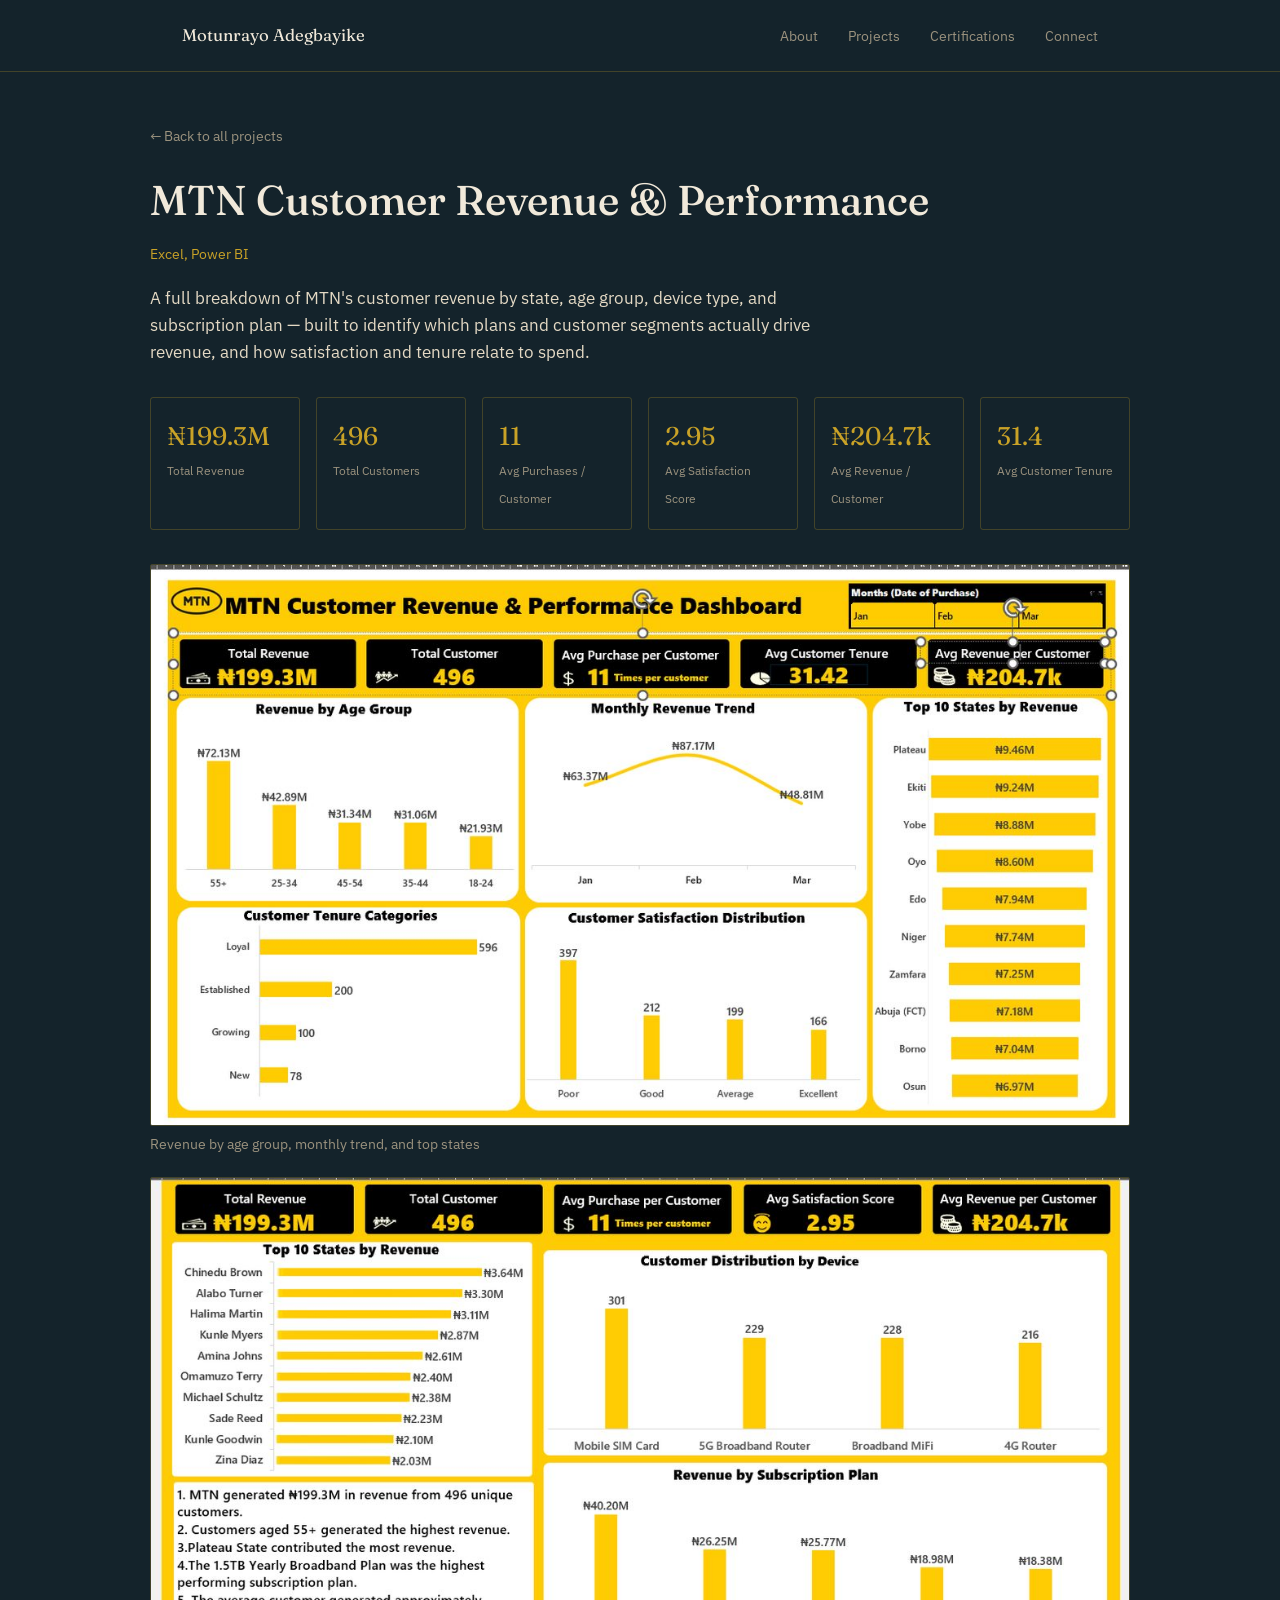
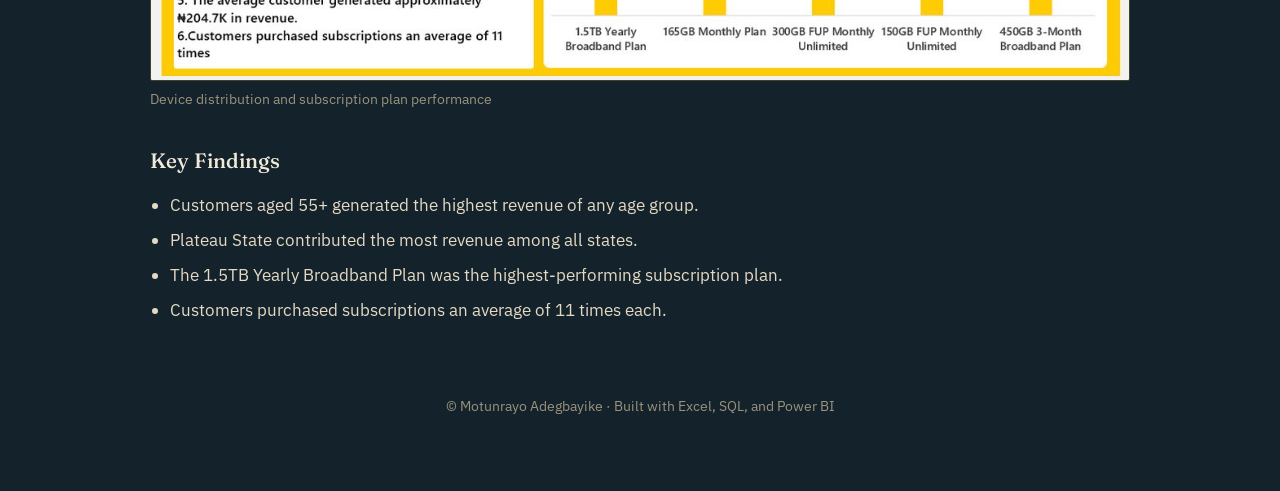
<file: project-mtn.html>
<!DOCTYPE html>
<html lang="en">
<head>
<meta charset="UTF-8">
<meta name="viewport" content="width=device-width, initial-scale=1.0">
<title>MTN Customer Revenue & Performance — Motunrayo Adegbayike</title>
<link rel="preconnect" href="https://fonts.googleapis.com">
<link rel="preconnect" href="https://fonts.gstatic.com" crossorigin>
<link href="https://fonts.googleapis.com/css2?family=Fraunces:opsz,wght@9..144,400;9..144,500;9..144,600&family=IBM+Plex+Sans:wght@400;500;600&display=swap" rel="stylesheet">
<link rel="stylesheet" href="style.css">
</head>
<body>
<nav class="topnav">
  <div class="wrap">
    <a class="brand" href="index.html">Motunrayo Adegbayike</a>
    <div class="links">
      <a href="index.html#about">About</a>
      <a href="index.html#projects">Projects</a>
      <a href="index.html#certifications">Certifications</a>
      <a href="index.html#connect">Connect</a>
    </div>
  </div>
</nav>

<div class="wrap detail-hero">
  <a class="back" href="index.html#projects">&larr; Back to all projects</a>
  <h1>MTN Customer Revenue & Performance</h1>
  <div class="tools-line">Excel, Power BI</div>
  <p class="summary">A full breakdown of MTN's customer revenue by state, age group, device type, and subscription plan — built to identify which plans and customer segments actually drive revenue, and how satisfaction and tenure relate to spend.</p>

  <div class="metric-strip"><div class="m"><span class="num">₦199.3M</span><span class="label">Total Revenue</span></div><div class="m"><span class="num">496</span><span class="label">Total Customers</span></div><div class="m"><span class="num">11</span><span class="label">Avg Purchases / Customer</span></div><div class="m"><span class="num">2.95</span><span class="label">Avg Satisfaction Score</span></div><div class="m"><span class="num">₦204.7k</span><span class="label">Avg Revenue / Customer</span></div><div class="m"><span class="num">31.4</span><span class="label">Avg Customer Tenure</span></div></div>

  <div class="detail-shots"><figure><img src="assets/mtn_main.jpg" alt="MTN Customer Revenue & Performance - Revenue by age group, monthly trend, and top states"><figcaption>Revenue by age group, monthly trend, and top states</figcaption></figure><figure><img src="assets/mtn_states.jpg" alt="MTN Customer Revenue & Performance - Device distribution and subscription plan performance"><figcaption>Device distribution and subscription plan performance</figcaption></figure></div>

  <div class="detail-findings">
    <h2>Key Findings</h2>
    <ul><li>Customers aged 55+ generated the highest revenue of any age group.</li><li>Plateau State contributed the most revenue among all states.</li><li>The 1.5TB Yearly Broadband Plan was the highest-performing subscription plan.</li><li>Customers purchased subscriptions an average of 11 times each.</li></ul>
  </div>
</div>

<footer>
  <div class="wrap">
    <p>&copy; Motunrayo Adegbayike &middot; Built with Excel, SQL, and Power BI</p>
  </div>
</footer>
</body>
</html>
</file>
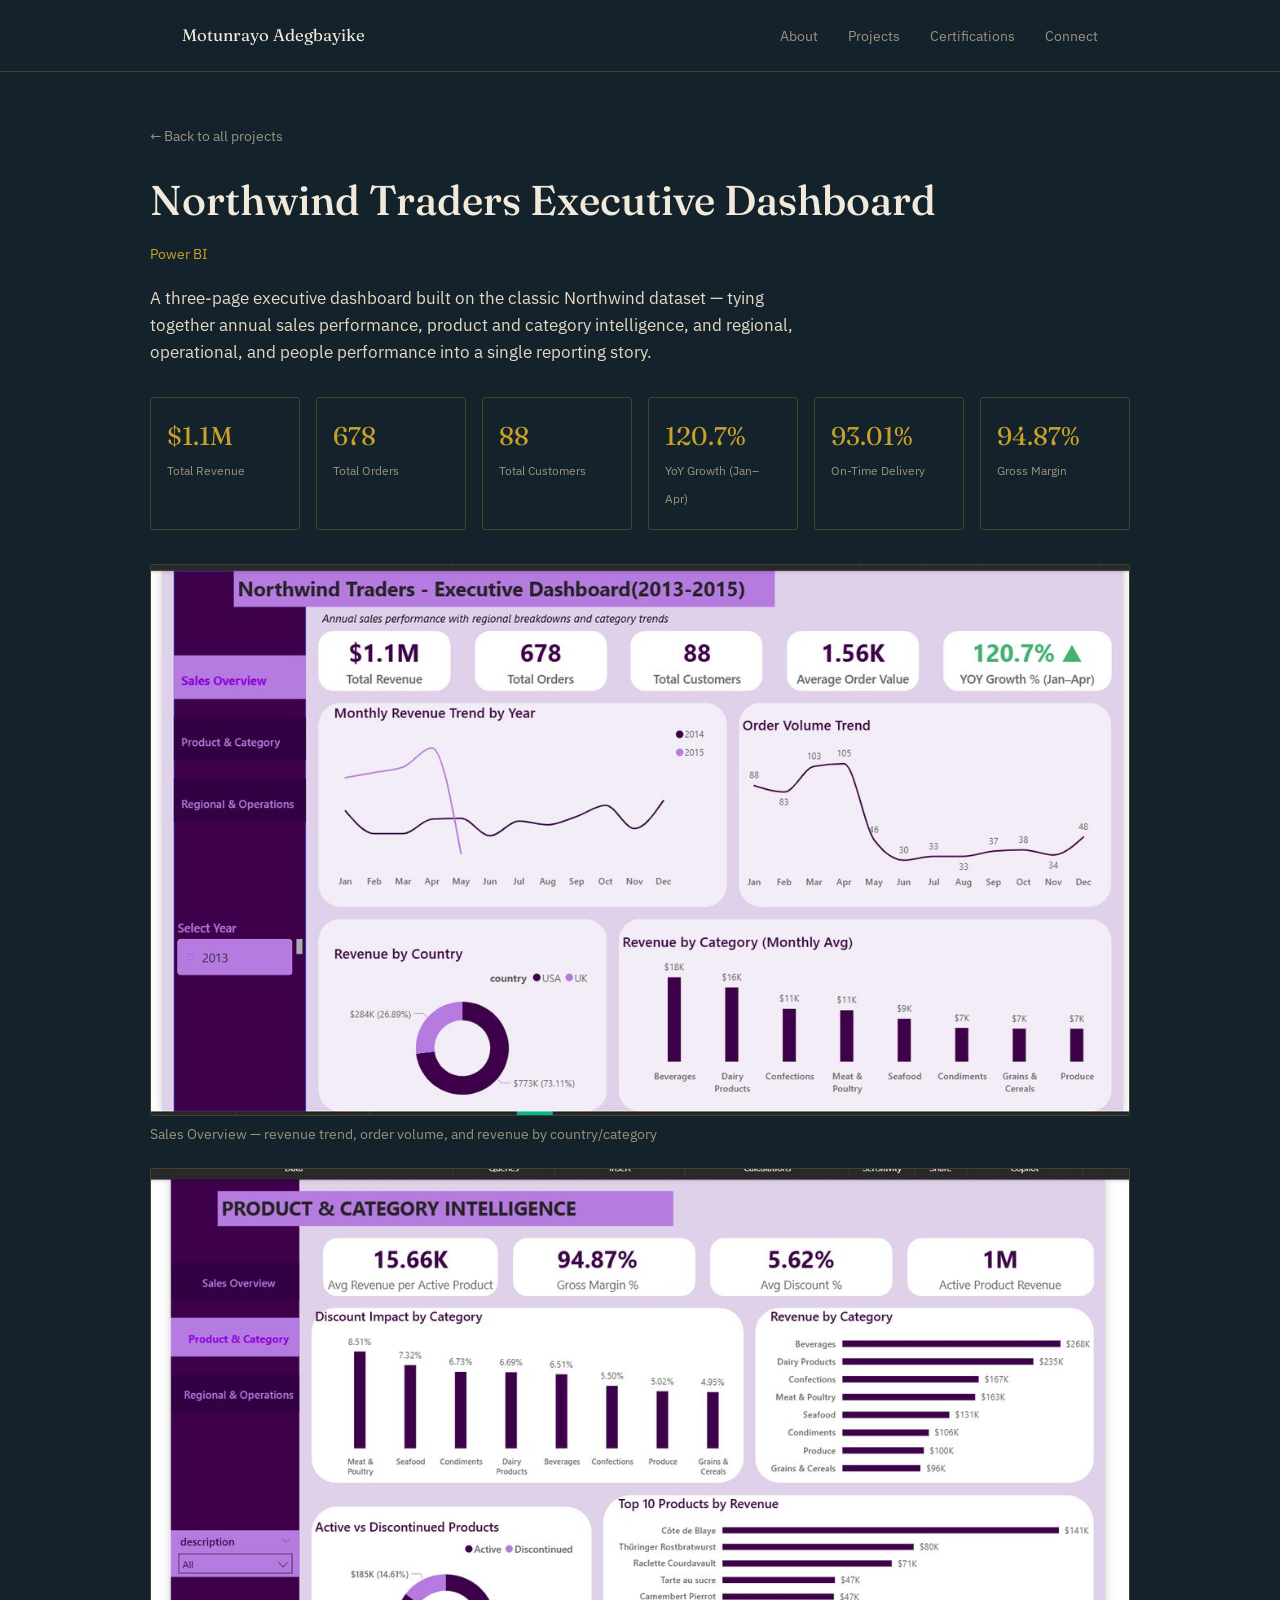
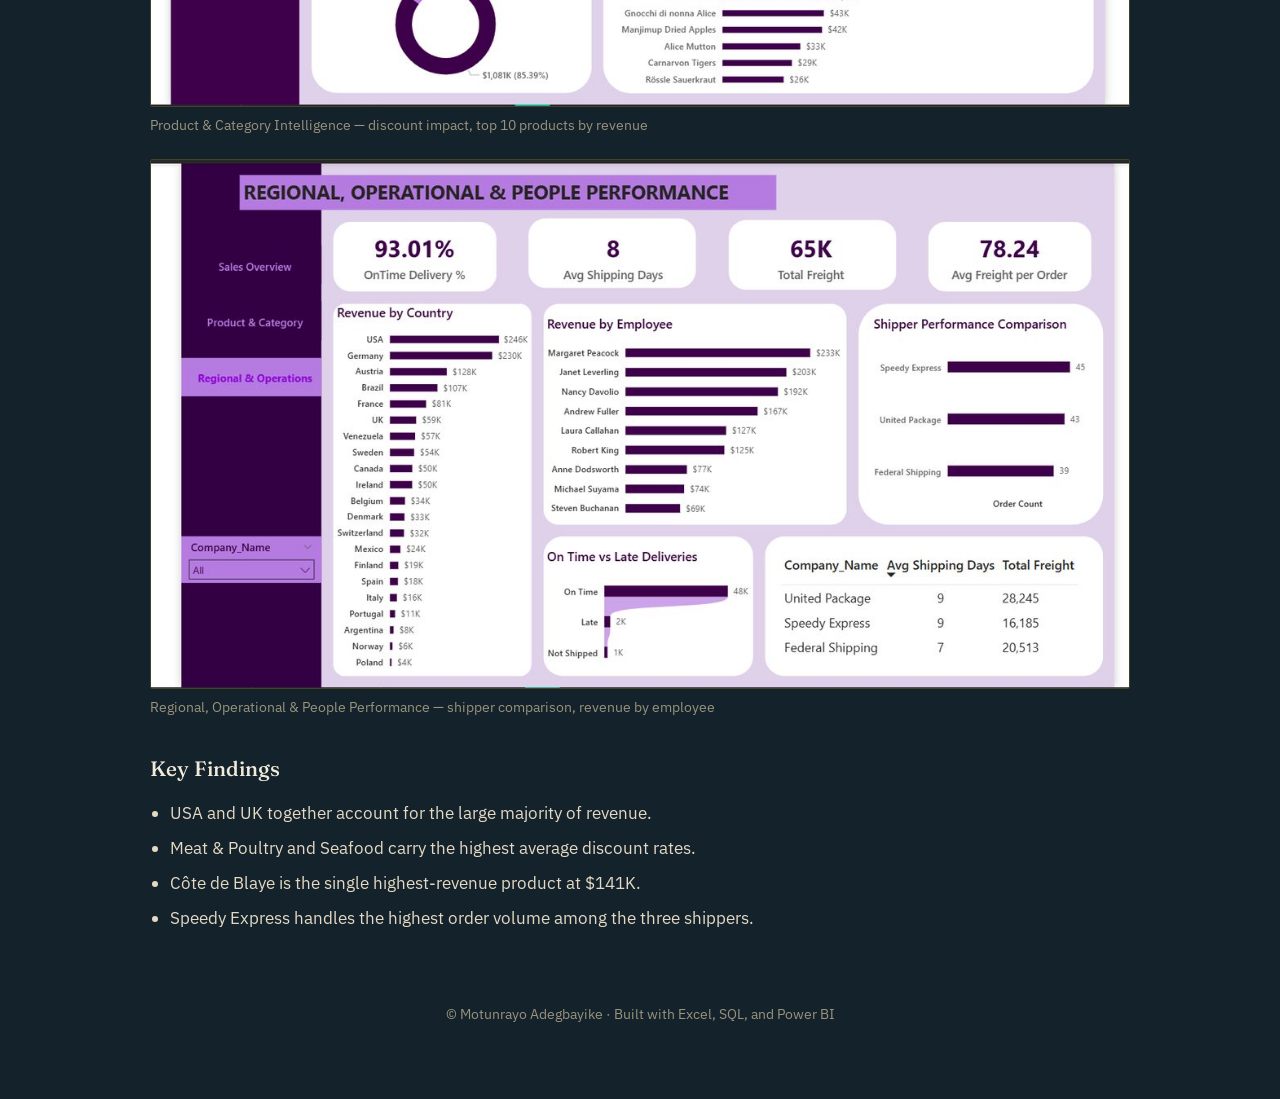
<file: project-northwind.html>
<!DOCTYPE html>
<html lang="en">
<head>
<meta charset="UTF-8">
<meta name="viewport" content="width=device-width, initial-scale=1.0">
<title>Northwind Traders Executive Dashboard — Motunrayo Adegbayike</title>
<link rel="preconnect" href="https://fonts.googleapis.com">
<link rel="preconnect" href="https://fonts.gstatic.com" crossorigin>
<link href="https://fonts.googleapis.com/css2?family=Fraunces:opsz,wght@9..144,400;9..144,500;9..144,600&family=IBM+Plex+Sans:wght@400;500;600&display=swap" rel="stylesheet">
<link rel="stylesheet" href="style.css">
</head>
<body>
<nav class="topnav">
  <div class="wrap">
    <a class="brand" href="index.html">Motunrayo Adegbayike</a>
    <div class="links">
      <a href="index.html#about">About</a>
      <a href="index.html#projects">Projects</a>
      <a href="index.html#certifications">Certifications</a>
      <a href="index.html#connect">Connect</a>
    </div>
  </div>
</nav>

<div class="wrap detail-hero">
  <a class="back" href="index.html#projects">&larr; Back to all projects</a>
  <h1>Northwind Traders Executive Dashboard</h1>
  <div class="tools-line">Power BI</div>
  <p class="summary">A three-page executive dashboard built on the classic Northwind dataset — tying together annual sales performance, product and category intelligence, and regional, operational, and people performance into a single reporting story.</p>

  <div class="metric-strip"><div class="m"><span class="num">$1.1M</span><span class="label">Total Revenue</span></div><div class="m"><span class="num">678</span><span class="label">Total Orders</span></div><div class="m"><span class="num">88</span><span class="label">Total Customers</span></div><div class="m"><span class="num">120.7%</span><span class="label">YoY Growth (Jan–Apr)</span></div><div class="m"><span class="num">93.01%</span><span class="label">On-Time Delivery</span></div><div class="m"><span class="num">94.87%</span><span class="label">Gross Margin</span></div></div>

  <div class="detail-shots"><figure><img src="assets/nw_sales.jpg" alt="Northwind Traders Executive Dashboard - Sales Overview — revenue trend, order volume, and revenue by country/category"><figcaption>Sales Overview — revenue trend, order volume, and revenue by country/category</figcaption></figure><figure><img src="assets/nw_product.jpg" alt="Northwind Traders Executive Dashboard - Product & Category Intelligence — discount impact, top 10 products by revenue"><figcaption>Product & Category Intelligence — discount impact, top 10 products by revenue</figcaption></figure><figure><img src="assets/nw_regional.jpg" alt="Northwind Traders Executive Dashboard - Regional, Operational & People Performance — shipper comparison, revenue by employee"><figcaption>Regional, Operational & People Performance — shipper comparison, revenue by employee</figcaption></figure></div>

  <div class="detail-findings">
    <h2>Key Findings</h2>
    <ul><li>USA and UK together account for the large majority of revenue.</li><li>Meat & Poultry and Seafood carry the highest average discount rates.</li><li>Côte de Blaye is the single highest-revenue product at $141K.</li><li>Speedy Express handles the highest order volume among the three shippers.</li></ul>
  </div>
</div>

<footer>
  <div class="wrap">
    <p>&copy; Motunrayo Adegbayike &middot; Built with Excel, SQL, and Power BI</p>
  </div>
</footer>
</body>
</html>
</file>
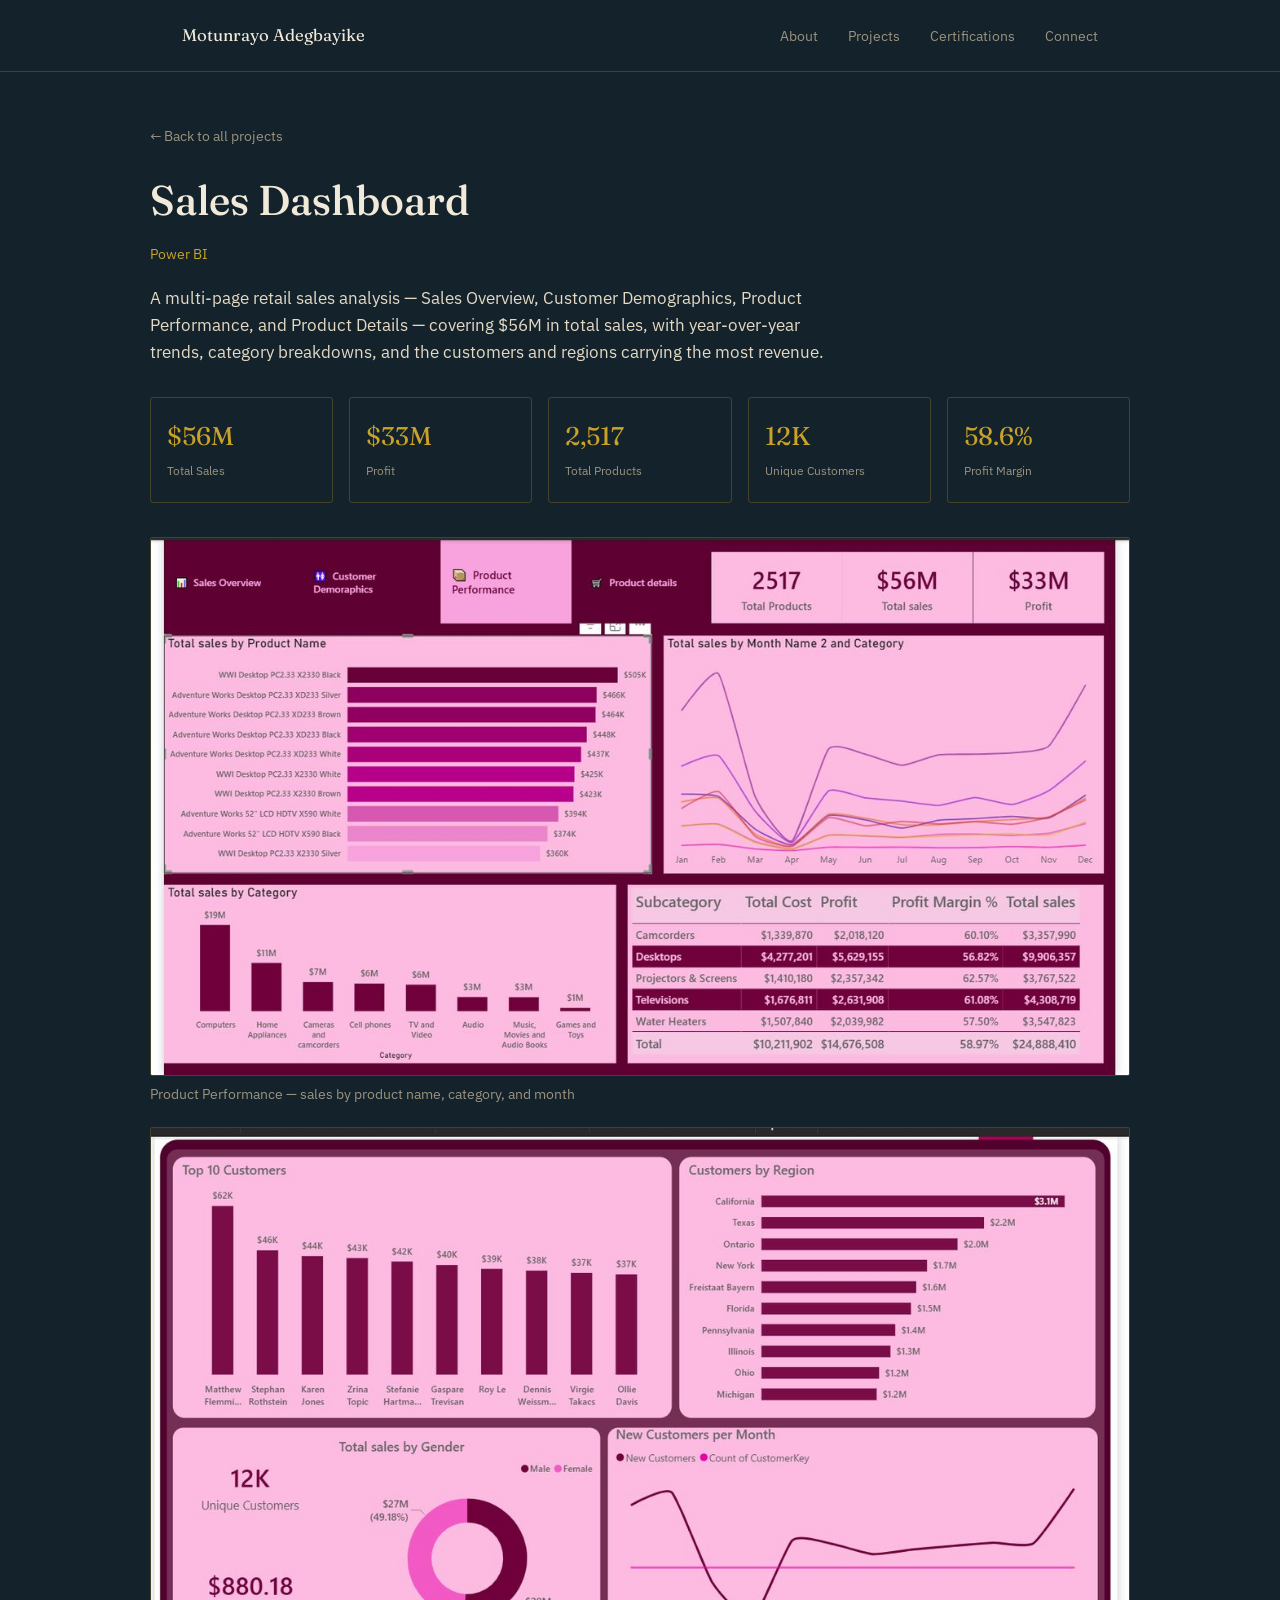
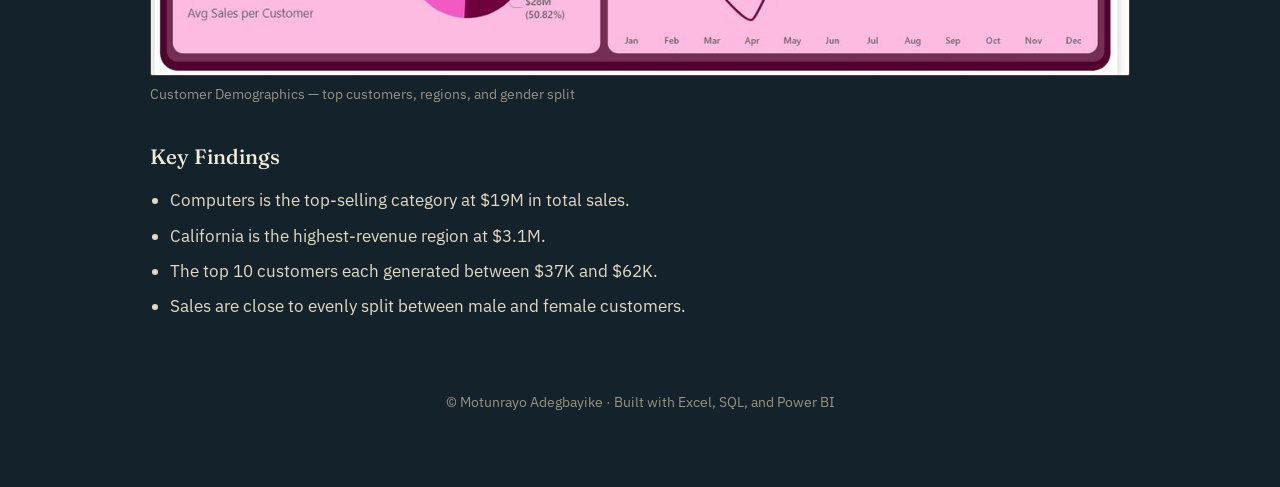
<file: project-sales.html>
<!DOCTYPE html>
<html lang="en">
<head>
<meta charset="UTF-8">
<meta name="viewport" content="width=device-width, initial-scale=1.0">
<title>Sales Dashboard — Motunrayo Adegbayike</title>
<link rel="preconnect" href="https://fonts.googleapis.com">
<link rel="preconnect" href="https://fonts.gstatic.com" crossorigin>
<link href="https://fonts.googleapis.com/css2?family=Fraunces:opsz,wght@9..144,400;9..144,500;9..144,600&family=IBM+Plex+Sans:wght@400;500;600&display=swap" rel="stylesheet">
<link rel="stylesheet" href="style.css">
</head>
<body>
<nav class="topnav">
  <div class="wrap">
    <a class="brand" href="index.html">Motunrayo Adegbayike</a>
    <div class="links">
      <a href="index.html#about">About</a>
      <a href="index.html#projects">Projects</a>
      <a href="index.html#certifications">Certifications</a>
      <a href="index.html#connect">Connect</a>
    </div>
  </div>
</nav>

<div class="wrap detail-hero">
  <a class="back" href="index.html#projects">&larr; Back to all projects</a>
  <h1>Sales Dashboard</h1>
  <div class="tools-line">Power BI</div>
  <p class="summary">A multi-page retail sales analysis — Sales Overview, Customer Demographics, Product Performance, and Product Details — covering $56M in total sales, with year-over-year trends, category breakdowns, and the customers and regions carrying the most revenue.</p>

  <div class="metric-strip"><div class="m"><span class="num">$56M</span><span class="label">Total Sales</span></div><div class="m"><span class="num">$33M</span><span class="label">Profit</span></div><div class="m"><span class="num">2,517</span><span class="label">Total Products</span></div><div class="m"><span class="num">12K</span><span class="label">Unique Customers</span></div><div class="m"><span class="num">58.6%</span><span class="label">Profit Margin</span></div></div>

  <div class="detail-shots"><figure><img src="assets/sales_product.jpg" alt="Sales Dashboard - Product Performance — sales by product name, category, and month"><figcaption>Product Performance — sales by product name, category, and month</figcaption></figure><figure><img src="assets/sales_customer.jpg" alt="Sales Dashboard - Customer Demographics — top customers, regions, and gender split"><figcaption>Customer Demographics — top customers, regions, and gender split</figcaption></figure></div>

  <div class="detail-findings">
    <h2>Key Findings</h2>
    <ul><li>Computers is the top-selling category at $19M in total sales.</li><li>California is the highest-revenue region at $3.1M.</li><li>The top 10 customers each generated between $37K and $62K.</li><li>Sales are close to evenly split between male and female customers.</li></ul>
  </div>
</div>

<footer>
  <div class="wrap">
    <p>&copy; Motunrayo Adegbayike &middot; Built with Excel, SQL, and Power BI</p>
  </div>
</footer>
</body>
</html>
</file>
<file: style.css>
:root {
  --ink: #14232B;
  --paper: #F1E9DA;
  --gold: #C9A227;
  --gold-soft: #C9A22766;
  --line: #C9A22740;
  --muted: #9B927E;
  --body-text: #E4D9C4;
}

* { box-sizing: border-box; }
html { scroll-behavior: smooth; }

body {
  margin: 0;
  background: var(--ink);
  color: var(--paper);
  font-family: 'IBM Plex Sans', sans-serif;
  font-size: 17px;
  line-height: 1.6;
  -webkit-font-smoothing: antialiased;
}

::selection { background: var(--gold); color: var(--ink); }

a { color: var(--paper); text-decoration-color: var(--gold-soft); text-underline-offset: 3px; }
a:hover { text-decoration-color: var(--gold); }

.wrap { max-width: 980px; margin: 0 auto; padding: 0 32px; }
.prose { max-width: 640px; }

h1, h2, h3 { font-family: 'Fraunces', serif; font-weight: 500; margin: 0; color: var(--paper); }

/* Nav */
nav.topnav {
  padding: 22px 0;
  border-bottom: 1px solid var(--line);
}
nav.topnav .wrap { display: flex; align-items: center; justify-content: space-between; }
nav.topnav .brand { font-family: 'Fraunces', serif; font-size: 1.05rem; color: var(--paper); text-decoration: none; }
nav.topnav .links a {
  font-size: 0.9rem;
  color: var(--muted);
  text-decoration: none;
  margin-left: 26px;
}
nav.topnav .links a:hover { color: var(--gold); }

/* Hero */
header.hero {
  padding: 70px 0 60px;
  border-bottom: 1px solid var(--line);
}
.hero-grid {
  display: grid;
  grid-template-columns: 260px 1fr;
  gap: 48px;
  align-items: center;
}
.hero-grid img.portrait {
  width: 100%;
  border-radius: 3px;
  border: 1px solid var(--line);
  display: block;
}
h1.name {
  font-size: clamp(2rem, 4.6vw, 3.1rem);
  font-weight: 600;
  letter-spacing: -0.01em;
  line-height: 1.08;
}
p.role { font-family: 'Fraunces', serif; font-style: italic; font-size: 1.2rem; color: var(--gold); margin: 14px 0 18px; }
p.pitch { max-width: 480px; font-size: 1.02rem; color: var(--body-text); }
.contact-row { margin-top: 24px; font-size: 0.92rem; color: #C9BFA9; }
.contact-row span:not(:last-child)::after {
  content: "";
  display: inline-block;
  width: 1px; height: 12px;
  background: var(--line);
  margin: 0 14px -1px 14px;
}

@media (max-width: 640px) {
  .hero-grid { grid-template-columns: 1fr; }
  .hero-grid img.portrait { max-width: 200px; }
}

/* Sections */
section { padding: 58px 0; border-bottom: 1px solid var(--line); }
section:last-of-type { border-bottom: none; }
h2.section-title { font-size: 1.6rem; margin-bottom: 22px; }
#about p { color: var(--body-text); }
#about .skills { margin-top: 18px; font-size: 0.98rem; color: #C9BFA9; }
#about .skills strong { color: var(--paper); font-weight: 500; }

/* Tools */
.tools-row {
  display: grid;
  grid-template-columns: repeat(4, 1fr);
  gap: 20px;
  margin-top: 8px;
}
.tool-card {
  border: 1px solid var(--line);
  border-radius: 3px;
  padding: 22px 14px;
  text-align: center;
}
.tool-card .tool-icon {
  width: 40px; height: 40px;
  margin: 0 auto 12px;
  display: flex; align-items: center; justify-content: center;
  color: var(--gold);
  font-family: 'Fraunces', serif;
  font-size: 1.3rem;
  border: 1px solid var(--gold-soft);
  border-radius: 50%;
}
.tool-card .tool-name { font-size: 0.9rem; color: var(--body-text); }
@media (max-width: 640px) { .tools-row { grid-template-columns: repeat(2, 1fr); } }

/* Project grid (home page) */
.project-grid {
  display: grid;
  grid-template-columns: repeat(2, 1fr);
  gap: 28px;
  margin-top: 8px;
}
.project-card {
  border: 1px solid var(--line);
  border-radius: 3px;
  overflow: hidden;
  display: flex;
  flex-direction: column;
}
.project-card img {
  width: 100%;
  display: block;
  border-bottom: 1px solid var(--line);
}
.project-card .pc-body { padding: 18px 20px 22px; display: flex; flex-direction: column; flex: 1; }
.project-card h3 { font-size: 1.15rem; margin-bottom: 6px; }
.project-card .pc-tools { font-size: 0.78rem; color: var(--gold); margin-bottom: 10px; }
.project-card .pc-desc { font-size: 0.92rem; color: var(--body-text); margin-bottom: 14px; flex: 1; }

.metric-row { display: flex; gap: 18px; margin-bottom: 14px; flex-wrap: wrap; }
.metric { }
.metric .num { font-family: 'Fraunces', serif; font-size: 1.3rem; color: var(--gold); display: block; line-height: 1.1; }
.metric .label { font-size: 0.72rem; color: var(--muted); text-transform: uppercase; letter-spacing: 0.04em; }

.view-link {
  display: inline-block;
  font-size: 0.88rem;
  color: var(--gold);
  border: 1px solid var(--gold-soft);
  border-radius: 2px;
  padding: 8px 14px;
  text-decoration: none;
  align-self: flex-start;
  margin-top: auto;
}
.view-link:hover { border-color: var(--gold); }

@media (max-width: 700px) {
  .project-grid { grid-template-columns: 1fr; }
}

/* Project detail page */
.detail-hero { padding: 50px 0 20px; }
.detail-hero .back { font-size: 0.88rem; color: var(--muted); text-decoration: none; }
.detail-hero .back:hover { color: var(--gold); }
.detail-hero h1 { font-size: clamp(1.8rem, 4vw, 2.6rem); margin: 18px 0 8px; }
.detail-hero .tools-line { font-size: 0.9rem; color: var(--gold); margin-bottom: 20px; }
.detail-hero p.summary { max-width: 680px; color: var(--body-text); }

.metric-strip {
  display: grid;
  grid-template-columns: repeat(auto-fit, minmax(130px, 1fr));
  gap: 16px;
  margin: 30px 0 10px;
}
.metric-strip .m {
  border: 1px solid var(--line);
  border-radius: 3px;
  padding: 18px 16px;
}
.metric-strip .m .num { font-family: 'Fraunces', serif; font-size: 1.6rem; color: var(--gold); display: block; }
.metric-strip .m .label { font-size: 0.78rem; color: var(--muted); margin-top: 4px; }

.detail-shots { display: flex; flex-direction: column; gap: 22px; margin: 34px 0; }
.detail-shots img { width: 100%; display: block; border: 1px solid var(--line); border-radius: 2px; }
.detail-shots figcaption { margin-top: 8px; font-size: 0.85rem; color: var(--muted); }
.detail-shots figure { margin: 0; }

.detail-findings { max-width: 680px; color: var(--body-text); }
.detail-findings h2 { font-size: 1.3rem; margin-bottom: 14px; }
.detail-findings ul { padding-left: 20px; margin: 0; }
.detail-findings li { margin-bottom: 8px; }

/* Experience / Education */
.role-block { margin-bottom: 26px; }
.role-block:last-child { margin-bottom: 0; }
.role-block h3 { font-size: 1.1rem; font-weight: 500; }
.role-block .when { font-family: 'Fraunces', serif; font-style: italic; color: var(--muted); font-size: 0.92rem; margin: 4px 0 10px; }
.role-block ul { margin: 0; padding-left: 20px; color: var(--body-text); }
.role-block li { margin-bottom: 6px; }
.role-block p { color: var(--body-text); margin: 0; }

footer { padding: 30px 0 60px; color: var(--muted); font-size: 0.85rem; text-align: center; }
footer a { color: var(--gold); }

/* Certifications */
.cert-grid {
  display: grid;
  grid-template-columns: repeat(auto-fit, minmax(240px, 1fr));
  gap: 24px;
  margin-top: 8px;
}
.cert-card {
  border: 1px solid var(--line);
  border-radius: 3px;
  overflow: hidden;
}
.cert-card img { width: 100%; display: block; border-bottom: 1px solid var(--line); }
.cert-card .cc-body { padding: 16px 18px; }
.cert-card h3 { font-size: 1rem; margin-bottom: 4px; }
.cert-card .cc-meta { font-size: 0.82rem; color: var(--muted); }

.achievement {
  border: 1px solid var(--line);
  border-radius: 3px;
  padding: 22px;
  display: flex;
  gap: 16px;
  align-items: flex-start;
}
.achievement .badge {
  font-family: 'Fraunces', serif;
  color: var(--gold);
  font-size: 1.4rem;
  border: 1px solid var(--gold-soft);
  border-radius: 50%;
  width: 52px; height: 52px;
  display: flex; align-items: center; justify-content: center;
  flex-shrink: 0;
}
.achievement p { margin: 0; color: var(--body-text); font-size: 0.95rem; }
.achievement strong { color: var(--paper); }

/* Let's Connect */
.connect-section {
  padding: 70px 0;
  text-align: center;
  border-bottom: 1px solid var(--line);
}
.connect-section h2 {
  font-size: clamp(1.8rem, 4vw, 2.4rem);
  margin-bottom: 14px;
}
.connect-section p {
  color: var(--body-text);
  max-width: 480px;
  margin: 0 auto 30px;
}
.connect-buttons { display: flex; gap: 16px; justify-content: center; flex-wrap: wrap; }
.connect-btn {
  display: inline-block;
  padding: 14px 28px;
  border-radius: 2px;
  text-decoration: none;
  font-size: 0.95rem;
}
.connect-btn.primary { background: var(--gold); color: var(--ink); font-weight: 600; }
.connect-btn.secondary { border: 1px solid var(--gold-soft); color: var(--paper); }
.connect-btn.secondary:hover { border-color: var(--gold); }

/* SQL script card (no image) */
.code-panel {
  background: #0C1A20;
  border: 1px solid var(--line);
  border-radius: 3px;
  padding: 20px 22px;
  font-family: 'IBM Plex Sans', monospace;
  font-size: 0.78rem;
  line-height: 1.7;
  color: #7FB88B;
  overflow-x: auto;
  white-space: pre;
}
.download-row { display: flex; gap: 14px; margin: 22px 0; flex-wrap: wrap; }
.download-btn {
  display: inline-block;
  padding: 10px 18px;
  border: 1px solid var(--gold-soft);
  border-radius: 2px;
  color: var(--gold);
  text-decoration: none;
  font-size: 0.88rem;
}
.download-btn:hover { border-color: var(--gold); }
.tech-tags { display: flex; flex-wrap: wrap; gap: 8px; margin: 16px 0; }
.tech-tag {
  font-size: 0.78rem;
  color: var(--body-text);
  border: 1px solid var(--line);
  border-radius: 2px;
  padding: 5px 10px;
}
</file>
